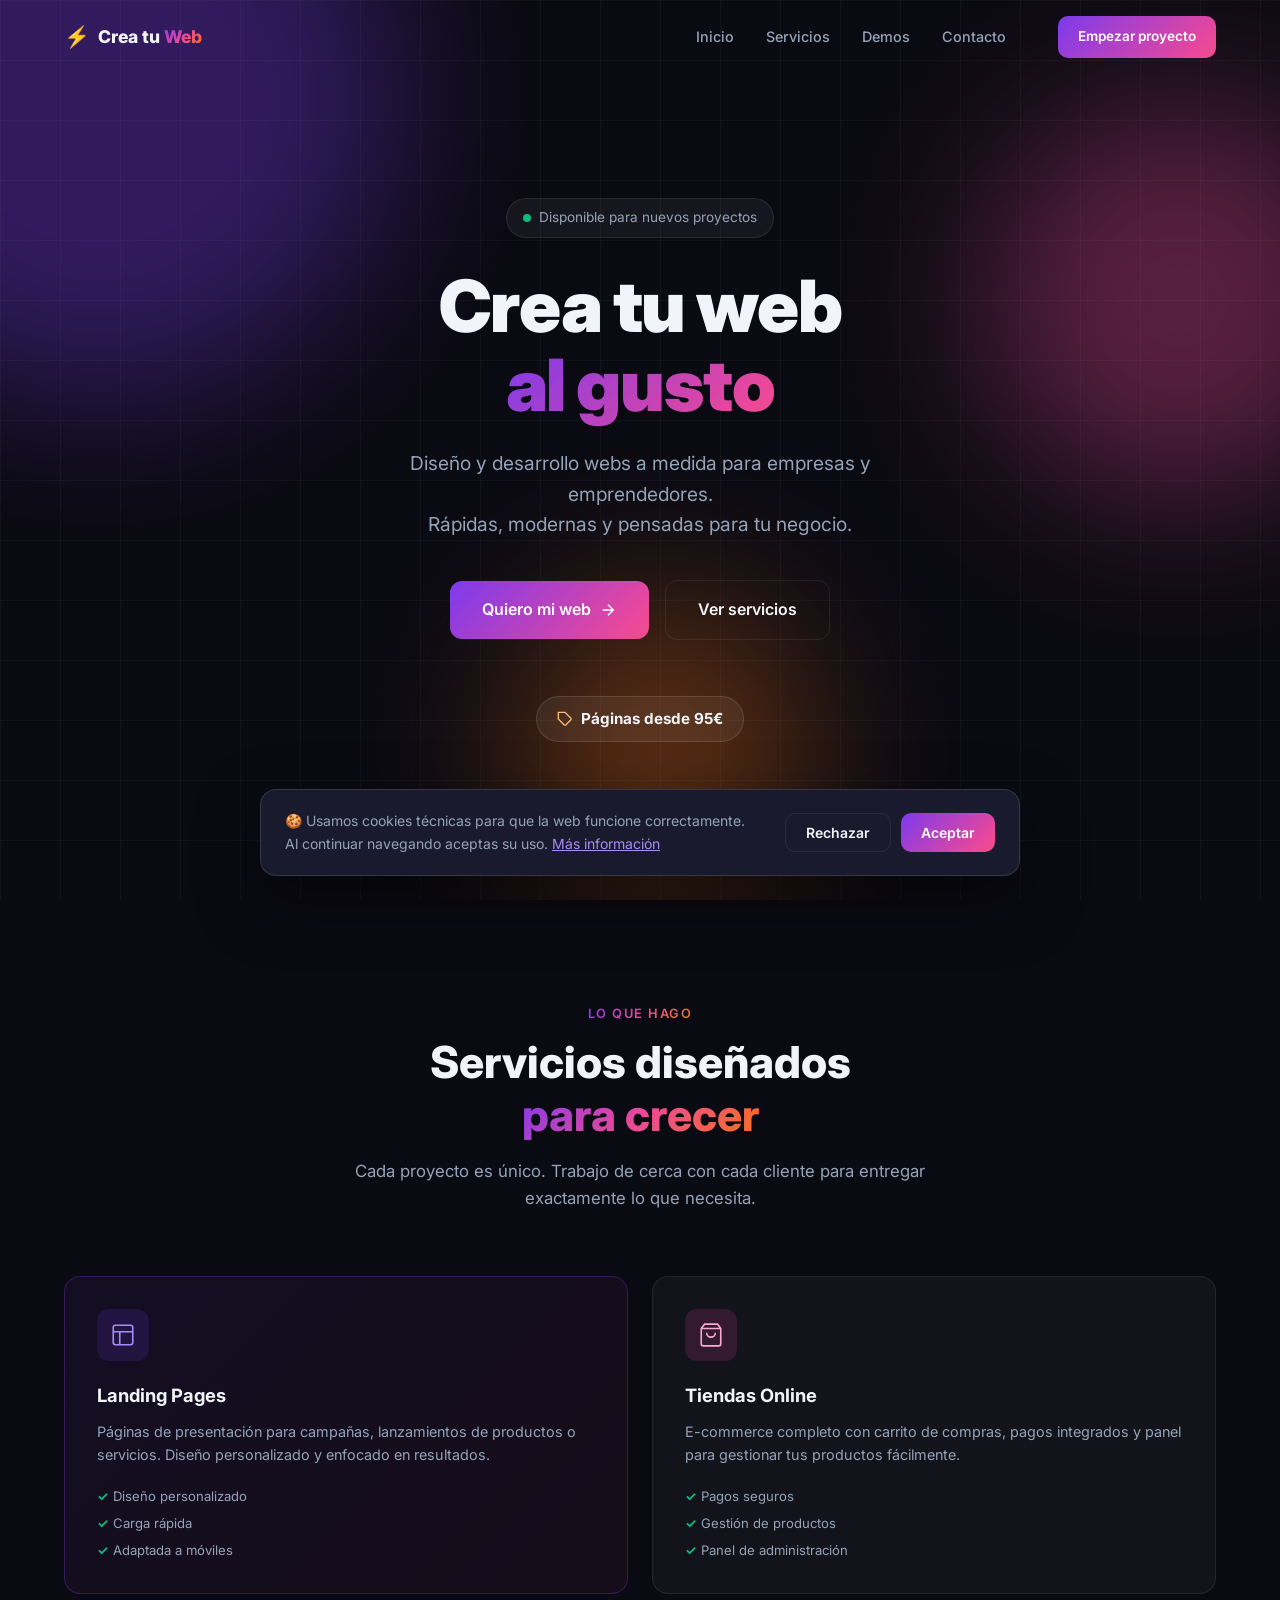
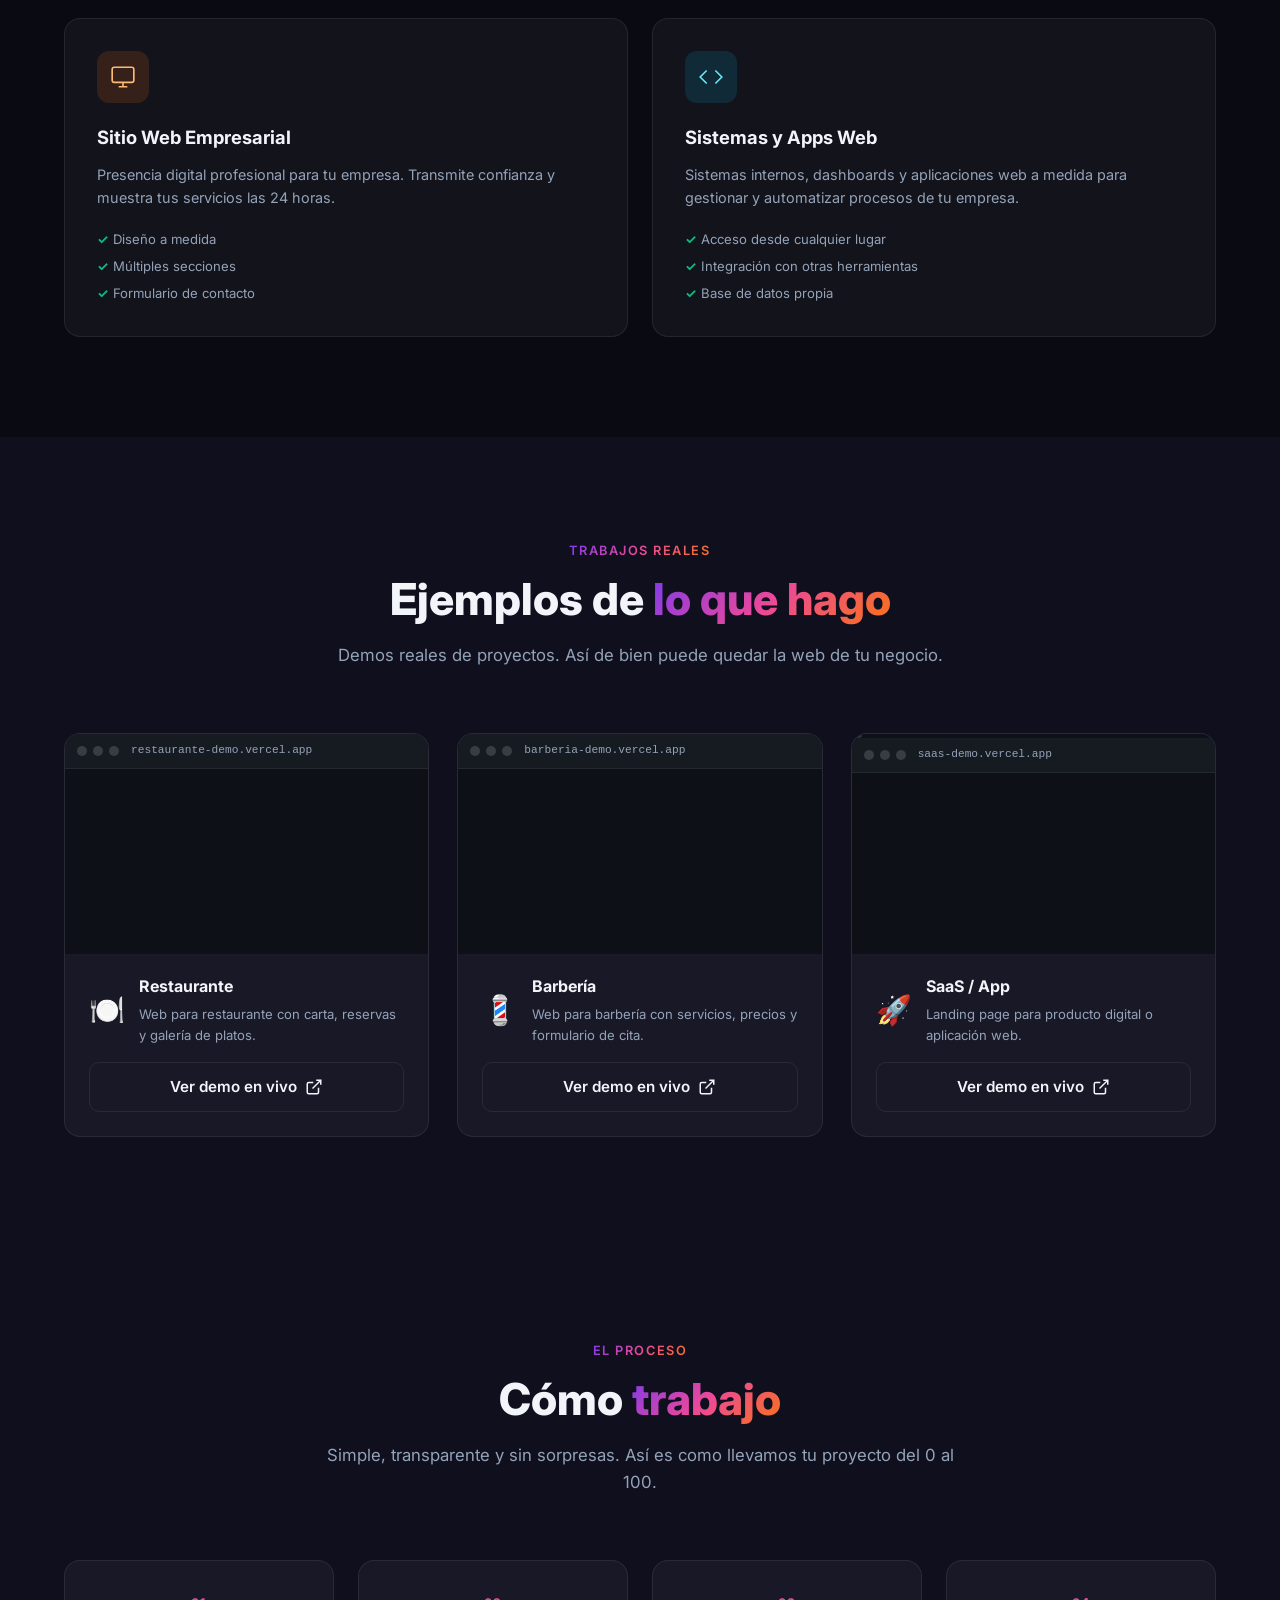
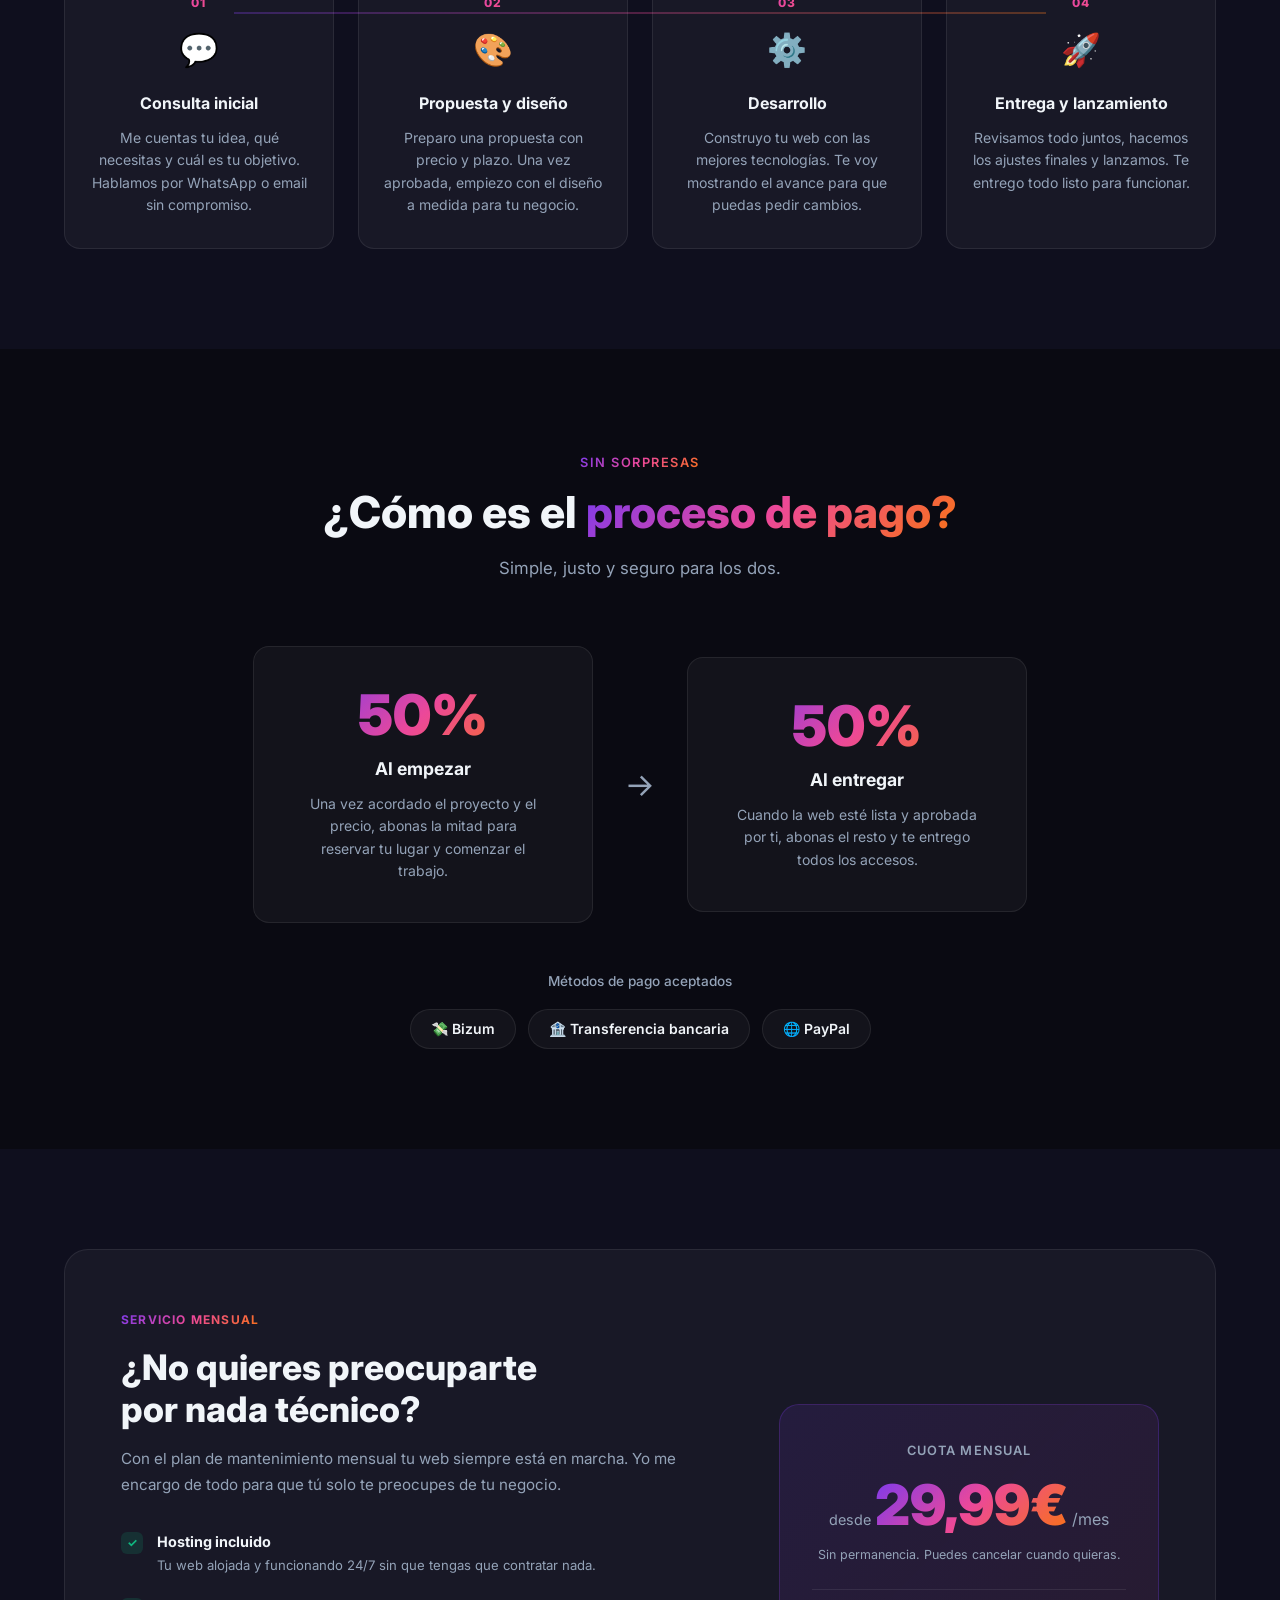
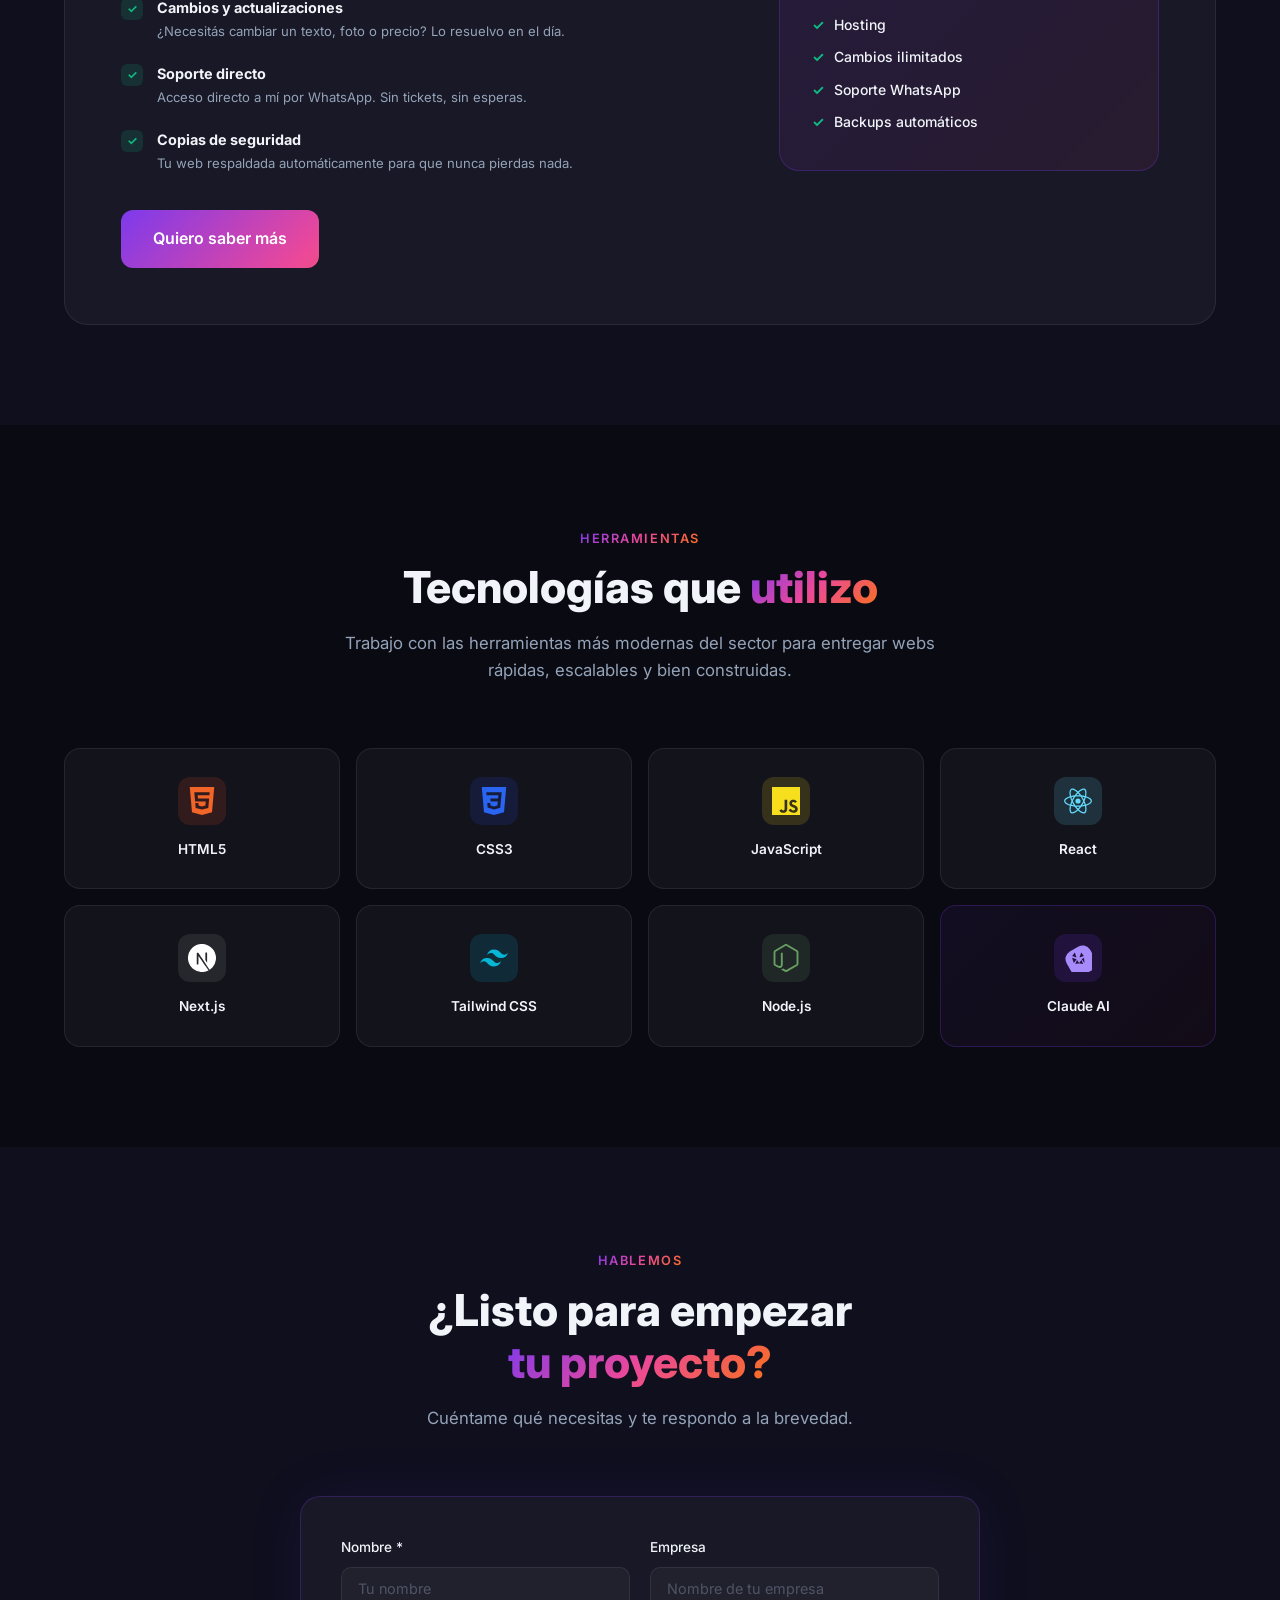
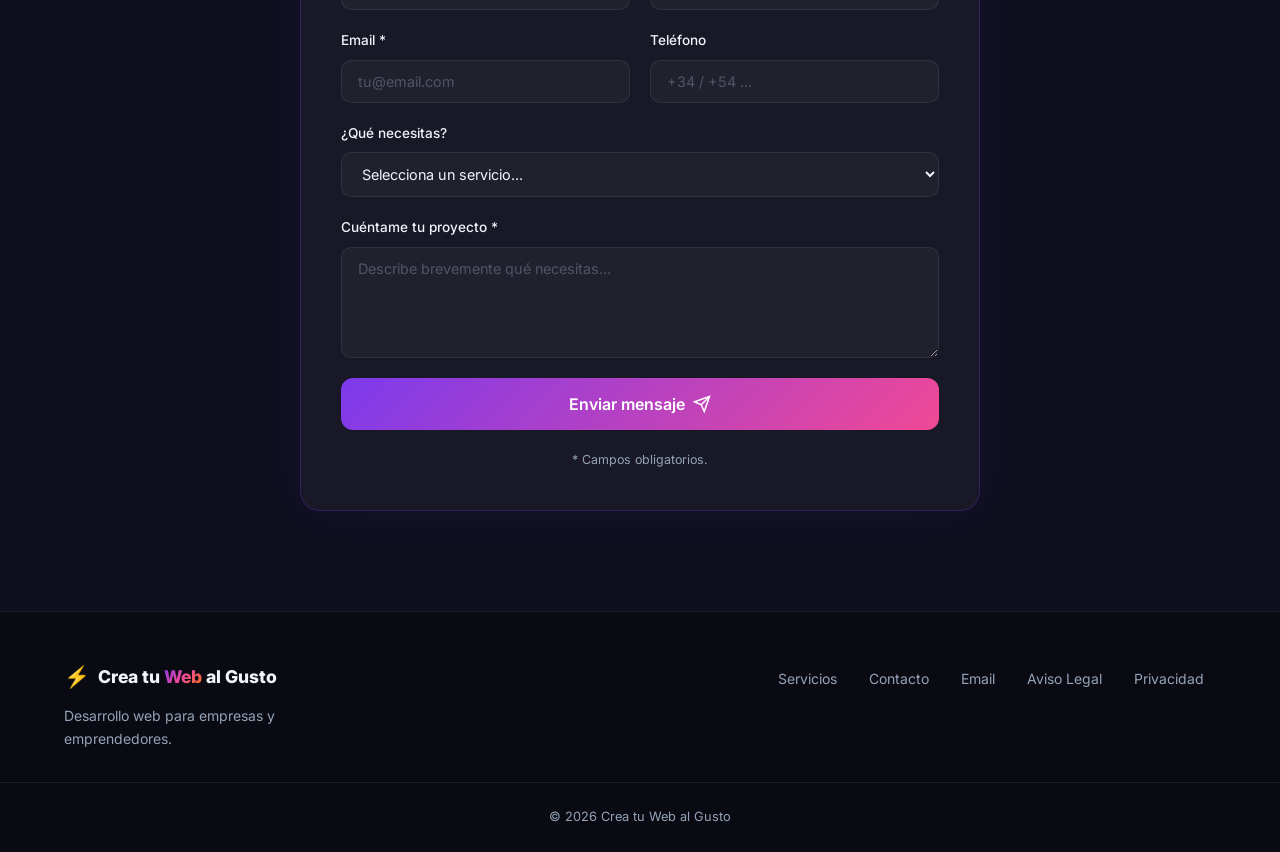
<file: index.html>
<!DOCTYPE html>
<html lang="es">
<head>
  <meta charset="UTF-8" />
  <meta name="viewport" content="width=device-width, initial-scale=1.0" />
  <title>Crea tu Web al Gusto | Páginas Web desde 95€</title>
  <meta name="description" content="Diseño y desarrollo web profesional desde 95€. Landing pages, tiendas online y webs para empresas. Rápido, a medida y con soporte incluido. ¡Pide tu presupuesto gratis!" />
  <link rel="icon" type="image/svg+xml" href="favicon.svg" />
  <link rel="preconnect" href="https://fonts.googleapis.com" />
  <link rel="preconnect" href="https://fonts.gstatic.com" crossorigin />
  <link href="https://fonts.googleapis.com/css2?family=Inter:wght@400;500;600;700;800;900&display=swap" rel="stylesheet" />
  <link rel="stylesheet" href="styles.css" />
</head>
<body>

  <!-- ====== NAVBAR ====== -->
  <nav class="navbar" id="navbar">
    <div class="nav-container">
      <a href="#inicio" class="logo">
        <span class="logo-icon">⚡</span>
        <span>Crea tu <span class="gradient-text">Web</span></span>
      </a>
      <ul class="nav-links" id="navLinks">
        <li><a href="#inicio">Inicio</a></li>
        <li><a href="#servicios">Servicios</a></li>
        <li><a href="#portfolio">Demos</a></li>
        <li><a href="#contacto">Contacto</a></li>
        <li class="nav-cta-mobile"><a href="#contacto" class="btn btn-primary">Empezar proyecto</a></li>
      </ul>
      <a href="#contacto" class="btn btn-primary nav-cta">Empezar proyecto</a>
      <button class="hamburger" id="hamburger" aria-label="Menú">
        <span></span><span></span><span></span>
      </button>
    </div>
  </nav>

  <!-- ====== HERO ====== -->
  <section class="hero" id="inicio">
    <div class="hero-bg">
      <div class="orb orb-1"></div>
      <div class="orb orb-2"></div>
      <div class="orb orb-3"></div>
      <div class="grid-overlay"></div>
    </div>
    <div class="container hero-content">
      <div class="hero-badge">
        <span class="badge-dot"></span>
        Disponible para nuevos proyectos
      </div>
      <h1 class="hero-title">
        Crea tu web<br />
        <span class="gradient-text animated-gradient">al gusto</span>
      </h1>
      <p class="hero-subtitle">
        Diseño y desarrollo webs a medida para empresas y emprendedores.<br />
        Rápidas, modernas y pensadas para tu negocio.
      </p>
      <div class="hero-actions">
        <a href="#contacto" class="btn btn-primary btn-lg">
          Quiero mi web
          <svg class="btn-icon" viewBox="0 0 24 24" fill="none" stroke="currentColor" stroke-width="2"><path d="M5 12h14M12 5l7 7-7 7"/></svg>
        </a>
        <a href="#servicios" class="btn btn-ghost btn-lg">Ver servicios</a>
      </div>
      <div class="hero-price">
        <span class="price-tag">
          <svg viewBox="0 0 24 24" fill="none" stroke="currentColor" stroke-width="2" width="16" height="16"><path d="M20.59 13.41l-7.17 7.17a2 2 0 01-2.83 0L2 12V2h10l8.59 8.59a2 2 0 010 2.82z"/><line x1="7" y1="7" x2="7.01" y2="7"/></svg>
          Páginas desde 95€
        </span>
      </div>
    </div>
    <div class="hero-scroll">
      <div class="scroll-indicator"></div>
    </div>
  </section>

  <!-- ====== SERVICIOS ====== -->
  <section class="section" id="servicios">
    <div class="container">
      <div class="section-header">
        <p class="section-tag">Lo que hago</p>
        <h2 class="section-title">Servicios diseñados<br /><span class="gradient-text">para crecer</span></h2>
        <p class="section-desc">Cada proyecto es único. Trabajo de cerca con cada cliente para entregar exactamente lo que necesita.</p>
      </div>

      <div class="services-grid">

        <div class="service-card featured">
          <div class="service-icon-wrap icon-purple">
            <svg viewBox="0 0 24 24" fill="none" stroke="currentColor" stroke-width="1.5"><rect x="3" y="3" width="18" height="18" rx="2"/><path d="M3 9h18M9 21V9"/></svg>
          </div>
          <h3>Landing Pages</h3>
          <p>Páginas de presentación para campañas, lanzamientos de productos o servicios. Diseño personalizado y enfocado en resultados.</p>
          <ul class="service-features">
            <li>Diseño personalizado</li>
            <li>Carga rápida</li>
            <li>Adaptada a móviles</li>
          </ul>
        </div>

        <div class="service-card">
          <div class="service-icon-wrap icon-pink">
            <svg viewBox="0 0 24 24" fill="none" stroke="currentColor" stroke-width="1.5"><path d="M6 2L3 6v14a2 2 0 002 2h14a2 2 0 002-2V6l-3-4z"/><line x1="3" y1="6" x2="21" y2="6"/><path d="M16 10a4 4 0 01-8 0"/></svg>
          </div>
          <h3>Tiendas Online</h3>
          <p>E-commerce completo con carrito de compras, pagos integrados y panel para gestionar tus productos fácilmente.</p>
          <ul class="service-features">
            <li>Pagos seguros</li>
            <li>Gestión de productos</li>
            <li>Panel de administración</li>
          </ul>
        </div>

        <div class="service-card">
          <div class="service-icon-wrap icon-orange">
            <svg viewBox="0 0 24 24" fill="none" stroke="currentColor" stroke-width="1.5"><rect x="2" y="3" width="20" height="14" rx="2"/><path d="M8 21h8M12 17v4"/></svg>
          </div>
          <h3>Sitio Web Empresarial</h3>
          <p>Presencia digital profesional para tu empresa. Transmite confianza y muestra tus servicios las 24 horas.</p>
          <ul class="service-features">
            <li>Diseño a medida</li>
            <li>Múltiples secciones</li>
            <li>Formulario de contacto</li>
          </ul>
        </div>

        <div class="service-card">
          <div class="service-icon-wrap icon-cyan">
            <svg viewBox="0 0 24 24" fill="none" stroke="currentColor" stroke-width="1.5"><polyline points="16 18 22 12 16 6"/><polyline points="8 6 2 12 8 18"/></svg>
          </div>
          <h3>Sistemas y Apps Web</h3>
          <p>Sistemas internos, dashboards y aplicaciones web a medida para gestionar y automatizar procesos de tu empresa.</p>
          <ul class="service-features">
            <li>Acceso desde cualquier lugar</li>
            <li>Integración con otras herramientas</li>
            <li>Base de datos propia</li>
          </ul>
        </div>

      </div>
    </div>
  </section>

  <!-- ====== PORTFOLIO ====== -->
  <section class="section section-alt" id="portfolio">
    <div class="container">
      <div class="section-header">
        <p class="section-tag">Trabajos reales</p>
        <h2 class="section-title">Ejemplos de <span class="gradient-text">lo que hago</span></h2>
        <p class="section-desc">Demos reales de proyectos. Así de bien puede quedar la web de tu negocio.</p>
      </div>
      <div class="portfolio-grid">

        <div class="portfolio-card">
          <div class="portfolio-preview">
            <div class="portfolio-browser">
              <div class="browser-bar">
                <span class="browser-dot"></span>
                <span class="browser-dot"></span>
                <span class="browser-dot"></span>
                <span class="browser-url">restaurante-demo.vercel.app</span>
              </div>
              <iframe src="https://restaurante-demo-eta.vercel.app" loading="lazy" title="Demo Restaurante"></iframe>
            </div>
          </div>
          <div class="portfolio-info">
            <div class="portfolio-emoji">🍽️</div>
            <div>
              <h3>Restaurante</h3>
              <p>Web para restaurante con carta, reservas y galería de platos.</p>
            </div>
          </div>
          <a href="https://restaurante-demo-eta.vercel.app" target="_blank" class="btn btn-ghost portfolio-btn">
            Ver demo en vivo
            <svg class="btn-icon" viewBox="0 0 24 24" fill="none" stroke="currentColor" stroke-width="2"><path d="M18 13v6a2 2 0 01-2 2H5a2 2 0 01-2-2V8a2 2 0 012-2h6"/><polyline points="15 3 21 3 21 9"/><line x1="10" y1="14" x2="21" y2="3"/></svg>
          </a>
        </div>

        <div class="portfolio-card">
          <div class="portfolio-preview">
            <div class="portfolio-browser">
              <div class="browser-bar">
                <span class="browser-dot"></span>
                <span class="browser-dot"></span>
                <span class="browser-dot"></span>
                <span class="browser-url">barberia-demo.vercel.app</span>
              </div>
              <iframe src="https://barberia-demo-eight.vercel.app" loading="lazy" title="Demo Barbería"></iframe>
            </div>
          </div>
          <div class="portfolio-info">
            <div class="portfolio-emoji">💈</div>
            <div>
              <h3>Barbería</h3>
              <p>Web para barbería con servicios, precios y formulario de cita.</p>
            </div>
          </div>
          <a href="https://barberia-demo-eight.vercel.app" target="_blank" class="btn btn-ghost portfolio-btn">
            Ver demo en vivo
            <svg class="btn-icon" viewBox="0 0 24 24" fill="none" stroke="currentColor" stroke-width="2"><path d="M18 13v6a2 2 0 01-2 2H5a2 2 0 01-2-2V8a2 2 0 012-2h6"/><polyline points="15 3 21 3 21 9"/><line x1="10" y1="14" x2="21" y2="3"/></svg>
          </a>
        </div>

        <div class="portfolio-card">
          <div class="portfolio-preview">
            <div class="portfolio-browser">
              <div class="browser-dot"></div>
              <div class="browser-bar">
                <span class="browser-dot"></span>
                <span class="browser-dot"></span>
                <span class="browser-dot"></span>
                <span class="browser-url">saas-demo.vercel.app</span>
              </div>
              <iframe src="https://saas-demo-chi-orcin.vercel.app" loading="lazy" title="Demo SaaS"></iframe>
            </div>
          </div>
          <div class="portfolio-info">
            <div class="portfolio-emoji">🚀</div>
            <div>
              <h3>SaaS / App</h3>
              <p>Landing page para producto digital o aplicación web.</p>
            </div>
          </div>
          <a href="https://saas-demo-chi-orcin.vercel.app" target="_blank" class="btn btn-ghost portfolio-btn">
            Ver demo en vivo
            <svg class="btn-icon" viewBox="0 0 24 24" fill="none" stroke="currentColor" stroke-width="2"><path d="M18 13v6a2 2 0 01-2 2H5a2 2 0 01-2-2V8a2 2 0 012-2h6"/><polyline points="15 3 21 3 21 9"/><line x1="10" y1="14" x2="21" y2="3"/></svg>
          </a>
        </div>

      </div>
    </div>
  </section>

  <!-- ====== CÓMO TRABAJO ====== -->
  <section class="section section-alt" id="como-trabajo">
    <div class="container">
      <div class="section-header">
        <p class="section-tag">El proceso</p>
        <h2 class="section-title">Cómo <span class="gradient-text">trabajo</span></h2>
        <p class="section-desc">Simple, transparente y sin sorpresas. Así es como llevamos tu proyecto del 0 al 100.</p>
      </div>
      <div class="steps-grid">

        <div class="step-card">
          <div class="step-number">01</div>
          <div class="step-icon">💬</div>
          <h3>Consulta inicial</h3>
          <p>Me cuentas tu idea, qué necesitas y cuál es tu objetivo. Hablamos por WhatsApp o email sin compromiso.</p>
        </div>

        <div class="step-card">
          <div class="step-number">02</div>
          <div class="step-icon">🎨</div>
          <h3>Propuesta y diseño</h3>
          <p>Preparo una propuesta con precio y plazo. Una vez aprobada, empiezo con el diseño a medida para tu negocio.</p>
        </div>

        <div class="step-card">
          <div class="step-number">03</div>
          <div class="step-icon">⚙️</div>
          <h3>Desarrollo</h3>
          <p>Construyo tu web con las mejores tecnologías. Te voy mostrando el avance para que puedas pedir cambios.</p>
        </div>

        <div class="step-card">
          <div class="step-number">04</div>
          <div class="step-icon">🚀</div>
          <h3>Entrega y lanzamiento</h3>
          <p>Revisamos todo juntos, hacemos los ajustes finales y lanzamos. Te entrego todo listo para funcionar.</p>
        </div>

      </div>
    </div>
  </section>

  <!-- ====== CONTRATACIÓN ====== -->
  <section class="section" id="contratacion">
    <div class="container">
      <div class="section-header">
        <p class="section-tag">Sin sorpresas</p>
        <h2 class="section-title">¿Cómo es el <span class="gradient-text">proceso de pago?</span></h2>
        <p class="section-desc">Simple, justo y seguro para los dos.</p>
      </div>

      <div class="payment-grid">

        <div class="payment-step">
          <div class="payment-number gradient-text">50%</div>
          <h3>Al empezar</h3>
          <p>Una vez acordado el proyecto y el precio, abonas la mitad para reservar tu lugar y comenzar el trabajo.</p>
        </div>

        <div class="payment-arrow">→</div>

        <div class="payment-step">
          <div class="payment-number gradient-text">50%</div>
          <h3>Al entregar</h3>
          <p>Cuando la web esté lista y aprobada por ti, abonas el resto y te entrego todos los accesos.</p>
        </div>

      </div>

      <div class="payment-methods">
        <p class="payment-methods-title">Métodos de pago aceptados</p>
        <div class="payment-badges">
          <span class="pay-badge">💸 Bizum</span>
          <span class="pay-badge">🏦 Transferencia bancaria</span>
          <span class="pay-badge">🌐 PayPal</span>
        </div>
      </div>

    </div>
  </section>

  <!-- ====== MANTENIMIENTO ====== -->
  <section class="section section-alt" id="mantenimiento">
    <div class="container">
      <div class="mant-card">
        <div class="mant-left">
          <span class="mant-tag">Servicio mensual</span>
          <h2 class="mant-title">¿No quieres preocuparte<br />por nada técnico?</h2>
          <p class="mant-desc">Con el plan de mantenimiento mensual tu web siempre está en marcha. Yo me encargo de todo para que tú solo te preocupes de tu negocio.</p>
          <ul class="mant-list">
            <li>
              <span class="mant-check">✓</span>
              <div>
                <strong>Hosting incluido</strong>
                <p>Tu web alojada y funcionando 24/7 sin que tengas que contratar nada.</p>
              </div>
            </li>
            <li>
              <span class="mant-check">✓</span>
              <div>
                <strong>Cambios y actualizaciones</strong>
                <p>¿Necesitás cambiar un texto, foto o precio? Lo resuelvo en el día.</p>
              </div>
            </li>
            <li>
              <span class="mant-check">✓</span>
              <div>
                <strong>Soporte directo</strong>
                <p>Acceso directo a mí por WhatsApp. Sin tickets, sin esperas.</p>
              </div>
            </li>
            <li>
              <span class="mant-check">✓</span>
              <div>
                <strong>Copias de seguridad</strong>
                <p>Tu web respaldada automáticamente para que nunca pierdas nada.</p>
              </div>
            </li>
          </ul>
          <a href="#contacto" class="btn btn-primary btn-lg">Quiero saber más</a>
        </div>
        <div class="mant-right">
          <div class="mant-price-card">
            <p class="mant-price-label">Cuota mensual</p>
            <div class="mant-price">
              <span class="mant-price-from">desde</span>
              <span class="mant-price-num gradient-text">29,99€</span>
              <span class="mant-price-period">/mes</span>
            </div>
            <p class="mant-price-note">Sin permanencia. Puedes cancelar cuando quieras.</p>
            <div class="mant-divider"></div>
            <ul class="mant-included">
              <li><span>✓</span> Hosting</li>
              <li><span>✓</span> Cambios ilimitados</li>
              <li><span>✓</span> Soporte WhatsApp</li>
              <li><span>✓</span> Backups automáticos</li>
            </ul>
          </div>
        </div>
      </div>
    </div>
  </section>

  <!-- ====== TECNOLOGÍAS ====== -->
  <section class="section" id="tecnologias">
    <div class="container">
      <div class="section-header">
        <p class="section-tag">Herramientas</p>
        <h2 class="section-title">Tecnologías que <span class="gradient-text">utilizo</span></h2>
        <p class="section-desc">Trabajo con las herramientas más modernas del sector para entregar webs rápidas, escalables y bien construidas.</p>
      </div>
      <div class="tech-grid">

        <div class="tech-card">
          <div class="tech-logo tech-html">
            <svg viewBox="0 0 24 24" fill="currentColor"><path d="M1.5 0h21l-1.91 21.563L11.977 24l-8.564-2.438L1.5 0zm7.031 9.75l-.232-2.718 10.059.003.23-2.622L5.412 4.41l.698 8.01h9.126l-.326 3.426-2.91.804-2.955-.81-.188-2.11H6.248l.33 4.171L12 19.351l5.379-1.443.744-8.157H8.531z"/></svg>
          </div>
          <span>HTML5</span>
        </div>

        <div class="tech-card">
          <div class="tech-logo tech-css">
            <svg viewBox="0 0 24 24" fill="currentColor"><path d="M1.5 0h21l-1.91 21.563L11.977 24l-8.565-2.438L1.5 0zm17.09 4.413L5.41 4.41l.213 2.622 10.125.002-.255 2.716h-6.64l.24 2.573h6.182l-.366 3.523-2.91.804-2.956-.81-.188-2.11h-2.61l.29 3.855L12 19.288l5.373-1.53L18.59 4.414z"/></svg>
          </div>
          <span>CSS3</span>
        </div>

        <div class="tech-card">
          <div class="tech-logo tech-js">
            <svg viewBox="0 0 24 24" fill="currentColor"><path d="M0 0h24v24H0V0zm22.034 18.276c-.175-1.095-.888-2.015-3.003-2.873-.736-.345-1.554-.585-1.797-1.14-.091-.33-.105-.51-.046-.705.15-.646.915-.84 1.515-.66.39.12.75.42.976.9 1.034-.676 1.034-.676 1.755-1.125-.27-.42-.404-.601-.586-.78-.63-.705-1.469-1.065-2.834-1.034l-.705.089c-.676.165-1.32.525-1.71 1.005-1.14 1.291-.811 3.541.569 4.471 1.365 1.02 3.361 1.244 3.616 2.205.24 1.17-.87 1.545-1.966 1.41-.811-.18-1.26-.586-1.755-1.336l-1.83 1.051c.21.48.45.689.81 1.109 1.74 1.756 6.09 1.666 6.871-1.004.029-.09.24-.705.074-1.65l.046.067zm-8.983-7.245h-2.248c0 1.938-.009 3.864-.009 5.805 0 1.232.063 2.363-.138 2.711-.33.689-1.18.601-1.566.48-.396-.196-.597-.466-.83-.855-.063-.105-.11-.196-.127-.196l-1.825 1.125c.305.63.75 1.172 1.324 1.517.855.51 2.004.675 3.207.405.783-.226 1.458-.691 1.811-1.411.51-.93.402-2.07.397-3.346.012-2.054 0-4.109 0-6.179l.004-.056z"/></svg>
          </div>
          <span>JavaScript</span>
        </div>

        <div class="tech-card">
          <div class="tech-logo tech-react">
            <svg viewBox="0 0 24 24" fill="currentColor"><path d="M14.23 12.004a2.236 2.236 0 0 1-2.235 2.236 2.236 2.236 0 0 1-2.236-2.236 2.236 2.236 0 0 1 2.235-2.236 2.236 2.236 0 0 1 2.236 2.236zm2.648-10.69c-1.346 0-3.107.96-4.888 2.622-1.78-1.653-3.542-2.602-4.887-2.602-.41 0-.783.093-1.106.278-1.375.793-1.683 3.264-.973 6.365C1.98 8.917 0 10.42 0 12.004c0 1.59 1.99 3.097 5.043 4.03-.704 3.113-.39 5.588.988 6.38.32.187.69.275 1.102.275 1.345 0 3.107-.96 4.888-2.624 1.78 1.654 3.542 2.603 4.887 2.603.41 0 .783-.09 1.106-.275 1.374-.792 1.683-3.263.973-6.365C22.02 15.096 24 13.59 24 12.004c0-1.59-1.99-3.097-5.043-4.032.704-3.11.39-5.587-.988-6.38-.318-.184-.688-.277-1.092-.278zm-.005 1.09v.006c.225 0 .406.044.558.127.666.382.955 1.835.73 3.704-.054.46-.142.945-.25 1.44-.96-.236-2.006-.417-3.107-.534-.66-.905-1.345-1.727-2.035-2.447 1.592-1.48 3.087-2.292 4.105-2.295zm-9.77.02c1.012 0 2.514.808 4.11 2.28-.686.72-1.37 1.537-2.02 2.442-1.107.117-2.154.298-3.113.538-.112-.49-.195-.964-.254-1.42-.23-1.868.054-3.32.714-3.707.19-.09.4-.127.563-.132zm4.882 3.05c.455.468.91.992 1.36 1.564-.44-.02-.89-.034-1.36-.034-.47 0-.92.015-1.36.034.45-.572.905-1.096 1.36-1.564zM12 8.1c.74 0 1.477.034 2.202.093.406.582.802 1.203 1.183 1.86.372.64.71 1.29 1.018 1.946-.308.655-.646 1.31-1.013 1.95-.38.66-.773 1.286-1.18 1.87-.728.063-1.466.098-2.21.098-.74 0-1.477-.035-2.202-.093-.406-.582-.802-1.204-1.183-1.86-.372-.64-.71-1.29-1.018-1.946.303-.657.646-1.313 1.013-1.954.38-.66.773-1.286 1.18-1.87.728-.063 1.466-.098 2.21-.098zm-3.635.254c-.24.377-.48.763-.704 1.16-.225.39-.435.782-.635 1.174-.265-.656-.49-1.31-.676-1.947.64-.15 1.315-.283 2.015-.386zm7.26 0c.695.103 1.365.23 2.006.387-.18.632-.405 1.282-.66 1.933-.2-.39-.41-.783-.64-1.174-.225-.392-.465-.774-.705-1.146zm3.063.675c.484.15.944.317 1.375.498 1.732.74 2.852 1.708 2.852 2.476-.005.768-1.125 1.74-2.857 2.475-.42.18-.88.342-1.355.493-.28-.958-.646-1.956-1.1-2.98.45-1.017.81-2.01 1.085-2.964zm-13.395.004c.278.96.645 1.957 1.1 2.98-.45 1.017-.812 2.01-1.086 2.964-.484-.15-.944-.318-1.37-.5-1.732-.737-2.852-1.706-2.852-2.474 0-.768 1.12-1.742 2.852-2.476.42-.18.88-.342 1.356-.494zm11.678 4.28c.265.657.49 1.312.676 1.948-.64.150-1.315.283-2.015.386.24-.375.48-.762.705-1.158.225-.39.435-.782.634-1.176zm-9.945.02c.2.392.41.783.64 1.175.23.39.465.772.705 1.143-.695-.102-1.365-.23-2.006-.386.18-.63.406-1.282.66-1.933zM17.92 16.32c.112.493.2.968.254 1.423.23 1.868-.054 3.32-.714 3.708-.147.09-.338.128-.563.128-1.012 0-2.514-.807-4.11-2.28.686-.72 1.37-1.536 2.02-2.44 1.107-.118 2.154-.3 3.113-.54zm-11.83.01c.96.234 2.006.415 3.107.532.66.905 1.345 1.727 2.035 2.446-1.595 1.483-3.092 2.295-4.11 2.295-.22-.005-.406-.05-.553-.132-.666-.38-.955-1.834-.73-3.703.054-.46.142-.944.25-1.438zm4.56.64c.44.02.89.034 1.36.034.47 0 .92-.015 1.36-.034-.45.572-.905 1.096-1.36 1.564-.455-.468-.91-.992-1.36-1.564z"/></svg>
          </div>
          <span>React</span>
        </div>

        <div class="tech-card">
          <div class="tech-logo tech-next">
            <svg viewBox="0 0 24 24" fill="currentColor"><path d="M11.572 0c-.176 0-.31.001-.358.007a19.76 19.76 0 0 1-.364.033C7.443.346 4.25 2.185 2.228 5.012a11.875 11.875 0 0 0-2.119 5.243c-.096.659-.108.854-.108 1.747s.012 1.089.108 1.748c.652 4.506 3.86 8.292 8.209 9.695.779.25 1.6.422 2.534.525.363.04 1.935.04 2.299 0 1.611-.178 2.977-.577 4.323-1.264.207-.106.247-.134.219-.158-.02-.013-.9-1.193-1.955-2.62l-1.919-2.592-2.404-3.558a338.739 338.739 0 0 0-2.422-3.556c-.009-.002-.018 1.579-.023 3.51-.007 3.38-.01 3.515-.052 3.595a.426.426 0 0 1-.206.214c-.075.037-.14.044-.495.044H7.81l-.108-.068a.438.438 0 0 1-.157-.171l-.05-.106.006-4.703.007-4.705.072-.092a.645.645 0 0 1 .174-.143c.096-.047.134-.051.54-.051.478 0 .558.018.682.154.035.038 1.337 1.999 2.895 4.361a10760.433 10760.433 0 0 0 4.735 7.17l1.9 2.879.096-.063a12.317 12.317 0 0 0 2.466-2.163 11.944 11.944 0 0 0 2.824-6.134c.096-.66.108-.854.108-1.748 0-.893-.012-1.088-.108-1.747-.652-4.506-3.859-8.292-8.208-9.695a12.597 12.597 0 0 0-2.499-.523A33.119 33.119 0 0 0 11.573 0zm4.069 7.217c.347 0 .408.005.486.047a.473.473 0 0 1 .237.277c.018.06.023 1.365.018 4.304l-.006 4.218-.744-1.14-.746-1.14v-3.066c0-1.982.01-3.097.023-3.15a.478.478 0 0 1 .233-.296c.096-.05.13-.054.499-.054z"/></svg>
          </div>
          <span>Next.js</span>
        </div>

        <div class="tech-card">
          <div class="tech-logo tech-tailwind">
            <svg viewBox="0 0 24 24" fill="currentColor"><path d="M12.001 4.8c-3.2 0-5.2 1.6-6 4.8 1.2-1.6 2.6-2.2 4.2-1.8.913.228 1.565.89 2.288 1.624C13.666 10.618 15.027 12 18.001 12c3.2 0 5.2-1.6 6-4.8-1.2 1.6-2.6 2.2-4.2 1.8-.913-.228-1.565-.89-2.288-1.624C16.337 6.182 14.976 4.8 12.001 4.8zm-6 7.2c-3.2 0-5.2 1.6-6 4.8 1.2-1.6 2.6-2.2 4.2-1.8.913.228 1.565.89 2.288 1.624 1.177 1.194 2.538 2.576 5.512 2.576 3.2 0 5.2-1.6 6-4.8-1.2 1.6-2.6 2.2-4.2 1.8-.913-.228-1.565-.89-2.288-1.624C10.337 13.382 8.976 12 6.001 12z"/></svg>
          </div>
          <span>Tailwind CSS</span>
        </div>

        <div class="tech-card">
          <div class="tech-logo tech-node">
            <svg viewBox="0 0 24 24" fill="currentColor"><path d="M11.998,24c-0.321,0-0.641-0.084-0.922-0.247l-2.936-1.737c-0.438-0.245-0.224-0.332-0.08-0.383 c0.585-0.203,0.703-0.25,1.328-0.604c0.065-0.037,0.151-0.023,0.218,0.017l2.256,1.339c0.082,0.045,0.197,0.045,0.272,0l8.795-5.076 c0.082-0.047,0.134-0.141,0.134-0.238V6.921c0-0.099-0.053-0.192-0.137-0.242l-8.791-5.072c-0.081-0.047-0.189-0.047-0.271,0 L3.075,6.68C2.99,6.729,2.936,6.825,2.936,6.921v10.15c0,0.097,0.054,0.189,0.139,0.235l2.409,1.392 c1.307,0.654,2.108-0.116,2.108-0.890V7.787c0-0.142,0.114-0.253,0.256-0.253h1.115c0.139,0,0.255,0.112,0.255,0.253v10.021 c0,1.745-0.95,2.745-2.604,2.745c-0.508,0-0.909,0-2.026-0.551L2.28,18.675c-0.57-0.329-0.922-0.945-0.922-1.604V6.921 c0-0.659,0.353-1.275,0.922-1.603l8.795-5.082c0.557-0.315,1.296-0.315,1.848,0l8.794,5.082 c0.57,0.329,0.924,0.944,0.924,1.603v10.15c0,0.659-0.354,1.275-0.924,1.604l-8.794,5.078C12.643,23.916,12.324,24,11.998,24z"/></svg>
          </div>
          <span>Node.js</span>
        </div>

        <div class="tech-card tech-card-claude">
          <div class="tech-logo tech-claude">
            <svg viewBox="0 0 24 24" fill="currentColor"><path d="M17.304 1.303a8.327 8.327 0 0 0-5.227 1.142L4.974 6.509a8.327 8.327 0 0 0-3.668 5.09l-.008.044a8.327 8.327 0 0 0 1.141 5.228l4.064 7.102a8.327 8.327 0 0 0 5.09 3.668l.044.008a8.327 8.327 0 0 0 5.228-1.141l7.102-4.064a8.327 8.327 0 0 0 3.668-5.09l.008-.044a8.327 8.327 0 0 0-1.141-5.228L22.438 5a8.327 8.327 0 0 0-5.09-3.668l-.044-.008zM9.3 7.2l1.4 4.3-3.7-1.2zm5.4 0 2.3 3.1-3.7 1.2zm-7.8 4.6 3.9 1.3-2.4 3.2zm10.2 0 .5 4.5-2.4-3.2zm-6 2 2.1 2.8-3.5.5zm3.9 0 1.4 3.3-3.5-.5z"/></svg>
          </div>
          <span>Claude AI</span>
        </div>

      </div>
    </div>
  </section>

  <!-- ====== CONTACTO ====== -->
  <section class="section section-alt" id="contacto">
    <div class="container">
      <div class="section-header">
        <p class="section-tag">Hablemos</p>
        <h2 class="section-title">¿Listo para empezar<br /><span class="gradient-text">tu proyecto?</span></h2>
        <p class="section-desc">Cuéntame qué necesitas y te respondo a la brevedad.</p>
      </div>

      <div class="contact-wrapper">

        <!-- Para recibir los mensajes: entra en formspree.io, crea una cuenta gratis,
             crea un formulario con tu email y reemplaza TUCODIGO por el ID que te dan -->
        <div class="contact-form-box">
        <form class="contact-form" id="contactForm"
              action="https://formspree.io/f/xdajewaw"
              method="POST" novalidate>
          <div class="form-row">
            <div class="form-group">
              <label for="nombre">Nombre *</label>
              <input type="text" id="nombre" name="nombre" placeholder="Tu nombre" required />
            </div>
            <div class="form-group">
              <label for="empresa">Empresa</label>
              <input type="text" id="empresa" name="empresa" placeholder="Nombre de tu empresa" />
            </div>
          </div>
          <div class="form-row">
            <div class="form-group">
              <label for="email">Email *</label>
              <input type="email" id="email" name="email" placeholder="tu@email.com" required />
            </div>
            <div class="form-group">
              <label for="telefono">Teléfono</label>
              <input type="tel" id="telefono" name="telefono" placeholder="+34 / +54 ..." />
            </div>
          </div>
          <div class="form-group">
            <label for="servicio">¿Qué necesitas?</label>
            <select id="servicio" name="servicio">
              <option value="">Selecciona un servicio...</option>
              <option value="landing">Landing Page</option>
              <option value="tienda">Tienda Online</option>
              <option value="empresa">Sitio Web Empresarial</option>
              <option value="sistema">Sistema / App Web</option>
              <option value="otro">No sé aún</option>
            </select>
          </div>
          <div class="form-group">
            <label for="mensaje">Cuéntame tu proyecto *</label>
            <textarea id="mensaje" name="mensaje" rows="5" placeholder="Describe brevemente qué necesitas..." required></textarea>
          </div>
          <button type="submit" class="btn btn-primary btn-lg btn-full" id="submitBtn">
            <span class="btn-text">Enviar mensaje</span>
            <svg class="btn-icon" viewBox="0 0 24 24" fill="none" stroke="currentColor" stroke-width="2"><line x1="22" y1="2" x2="11" y2="13"/><polygon points="22 2 15 22 11 13 2 9 22 2"/></svg>
          </button>
          <p class="form-note">* Campos obligatorios.</p>
          <div class="form-success" id="formSuccess">
            <div class="success-icon">✅</div>
            <strong>¡Mensaje enviado!</strong>
            <p>Gracias por contactarte. Te respondo a la brevedad.</p>
          </div>
        </form>
        </div>
      </div>
    </div>
  </section>

  <!-- ====== FOOTER ====== -->
  <footer class="footer">
    <div class="container footer-content">
      <div class="footer-brand">
        <a href="#inicio" class="logo">
          <span class="logo-icon">⚡</span>
          <span>Crea tu <span class="gradient-text">Web</span> al Gusto</span>
        </a>
        <p>Desarrollo web para empresas y emprendedores.</p>
      </div>
      <div class="footer-links">
        <a href="#servicios">Servicios</a>
        <a href="#contacto">Contacto</a>
        <a href="mailto:creamostuwebalgusto@gmail.com">Email</a>
        <a href="legal.html">Aviso Legal</a>
        <a href="privacidad.html">Privacidad</a>
      </div>
    </div>
    <div class="footer-bottom">
      <p>© 2026 Crea tu Web al Gusto</p>
    </div>
  </footer>

  <!-- ====== BANNER COOKIES ====== -->
  <div class="cookie-banner" id="cookieBanner">
    <div class="cookie-content">
      <p>🍪 Usamos cookies técnicas para que la web funcione correctamente. Al continuar navegando aceptas su uso. <a href="privacidad.html">Más información</a></p>
      <div class="cookie-actions">
        <button class="btn btn-ghost" id="cookieReject">Rechazar</button>
        <button class="btn btn-primary" id="cookieAccept">Aceptar</button>
      </div>
    </div>
  </div>

  <script src="script.js"></script>
</body>
</html>
</file>
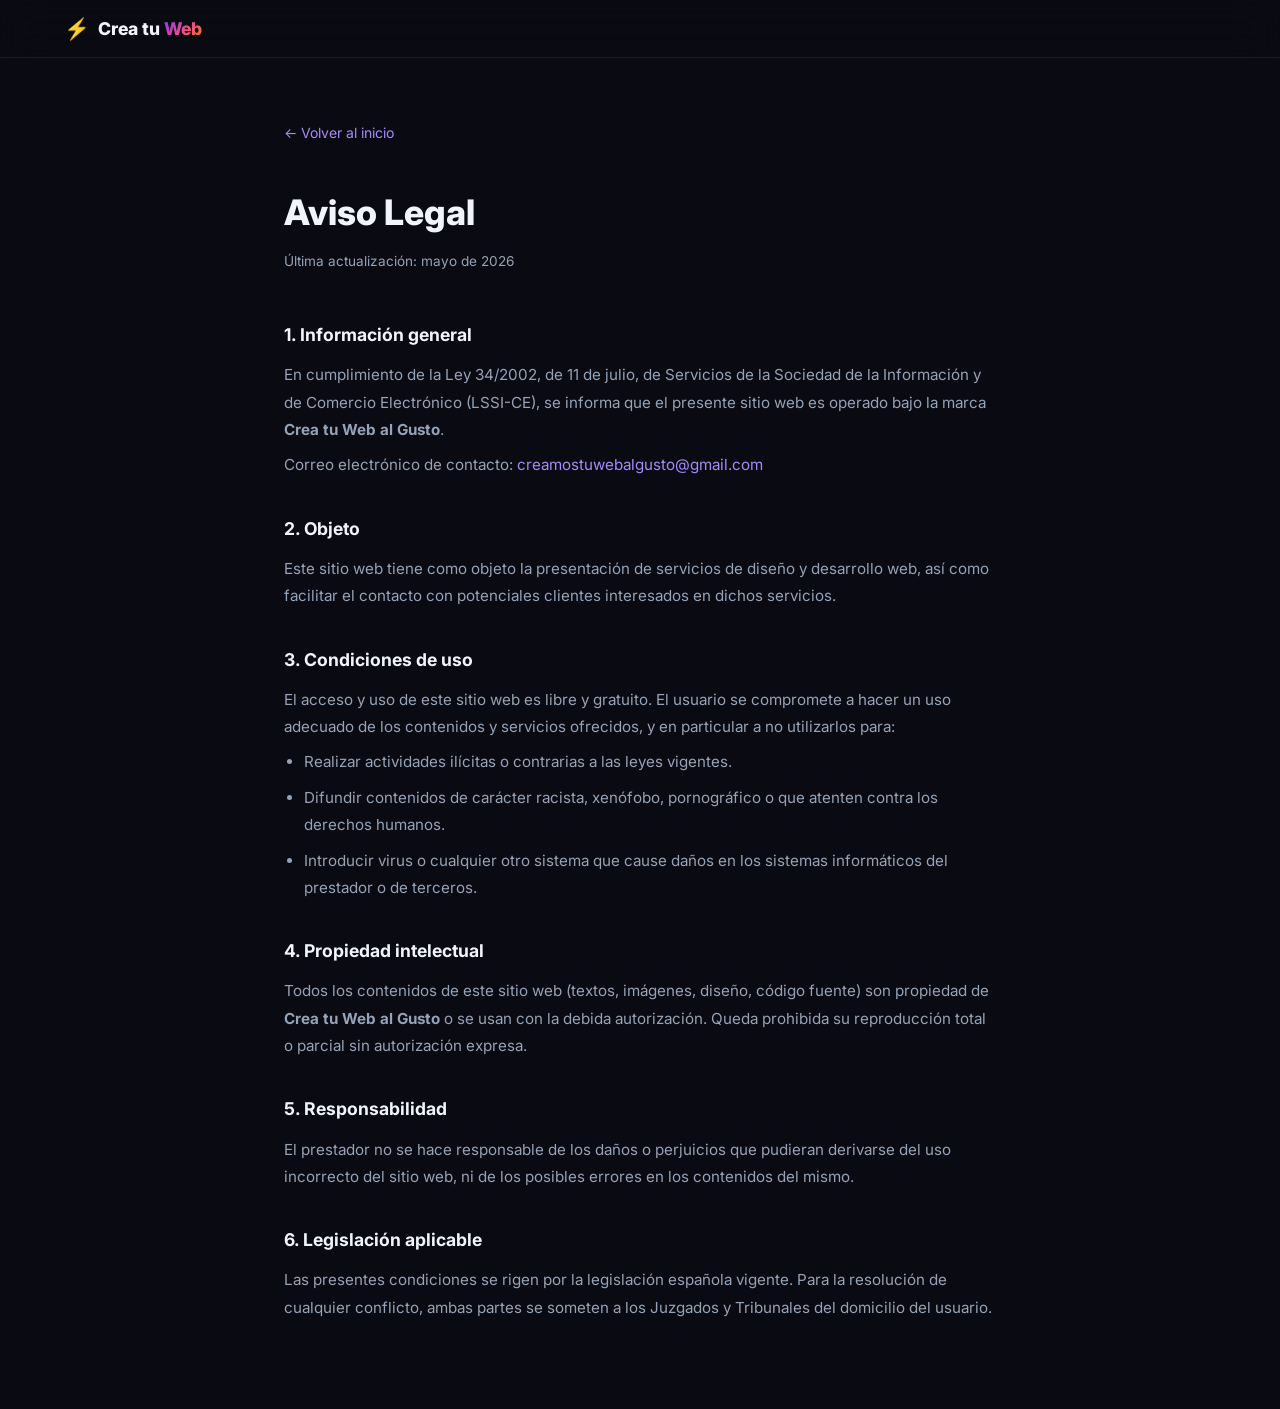
<file: legal.html>
<!DOCTYPE html>
<html lang="es">
<head>
  <meta charset="UTF-8" />
  <meta name="viewport" content="width=device-width, initial-scale=1.0" />
  <title>Aviso Legal | Crea tu Web al Gusto</title>
  <link rel="preconnect" href="https://fonts.googleapis.com" />
  <link rel="preconnect" href="https://fonts.gstatic.com" crossorigin />
  <link href="https://fonts.googleapis.com/css2?family=Inter:wght@400;500;600;700;800;900&display=swap" rel="stylesheet" />
  <link rel="stylesheet" href="styles.css" />
  <style>
    .legal-page { max-width: 760px; margin: 0 auto; padding: 120px 24px 80px; }
    .legal-page h1 { font-size: 2.2rem; font-weight: 800; margin-bottom: 8px; }
    .legal-page .updated { font-size: 0.85rem; color: var(--muted); margin-bottom: 48px; }
    .legal-page h2 { font-size: 1.1rem; font-weight: 700; margin: 36px 0 12px; }
    .legal-page p, .legal-page li { font-size: 0.95rem; color: var(--muted); line-height: 1.8; margin-bottom: 8px; }
    .legal-page ul { padding-left: 20px; }
    .legal-page a { color: #A78BFA; text-decoration: none; }
    .legal-page a:hover { text-decoration: underline; }
    .back-link { display: inline-flex; align-items: center; gap: 8px; color: var(--muted); font-size: 0.875rem; text-decoration: none; margin-bottom: 40px; transition: color 0.2s; }
    .back-link:hover { color: var(--text); }
  </style>
</head>
<body>
  <nav class="navbar scrolled">
    <div class="nav-container">
      <a href="index.html" class="logo">
        <span class="logo-icon">⚡</span>
        <span>Crea tu <span class="gradient-text">Web</span></span>
      </a>
    </div>
  </nav>

  <div class="legal-page">
    <a href="index.html" class="back-link">← Volver al inicio</a>
    <h1>Aviso Legal</h1>
    <p class="updated">Última actualización: mayo de 2026</p>

    <h2>1. Información general</h2>
    <p>En cumplimiento de la Ley 34/2002, de 11 de julio, de Servicios de la Sociedad de la Información y de Comercio Electrónico (LSSI-CE), se informa que el presente sitio web es operado bajo la marca <strong>Crea tu Web al Gusto</strong>.</p>
    <p>Correo electrónico de contacto: <a href="mailto:creamostuwebalgusto@gmail.com">creamostuwebalgusto@gmail.com</a></p>

    <h2>2. Objeto</h2>
    <p>Este sitio web tiene como objeto la presentación de servicios de diseño y desarrollo web, así como facilitar el contacto con potenciales clientes interesados en dichos servicios.</p>

    <h2>3. Condiciones de uso</h2>
    <p>El acceso y uso de este sitio web es libre y gratuito. El usuario se compromete a hacer un uso adecuado de los contenidos y servicios ofrecidos, y en particular a no utilizarlos para:</p>
    <ul>
      <li>Realizar actividades ilícitas o contrarias a las leyes vigentes.</li>
      <li>Difundir contenidos de carácter racista, xenófobo, pornográfico o que atenten contra los derechos humanos.</li>
      <li>Introducir virus o cualquier otro sistema que cause daños en los sistemas informáticos del prestador o de terceros.</li>
    </ul>

    <h2>4. Propiedad intelectual</h2>
    <p>Todos los contenidos de este sitio web (textos, imágenes, diseño, código fuente) son propiedad de <strong>Crea tu Web al Gusto</strong> o se usan con la debida autorización. Queda prohibida su reproducción total o parcial sin autorización expresa.</p>

    <h2>5. Responsabilidad</h2>
    <p>El prestador no se hace responsable de los daños o perjuicios que pudieran derivarse del uso incorrecto del sitio web, ni de los posibles errores en los contenidos del mismo.</p>

    <h2>6. Legislación aplicable</h2>
    <p>Las presentes condiciones se rigen por la legislación española vigente. Para la resolución de cualquier conflicto, ambas partes se someten a los Juzgados y Tribunales del domicilio del usuario.</p>
  </div>
</body>
</html>
</file>
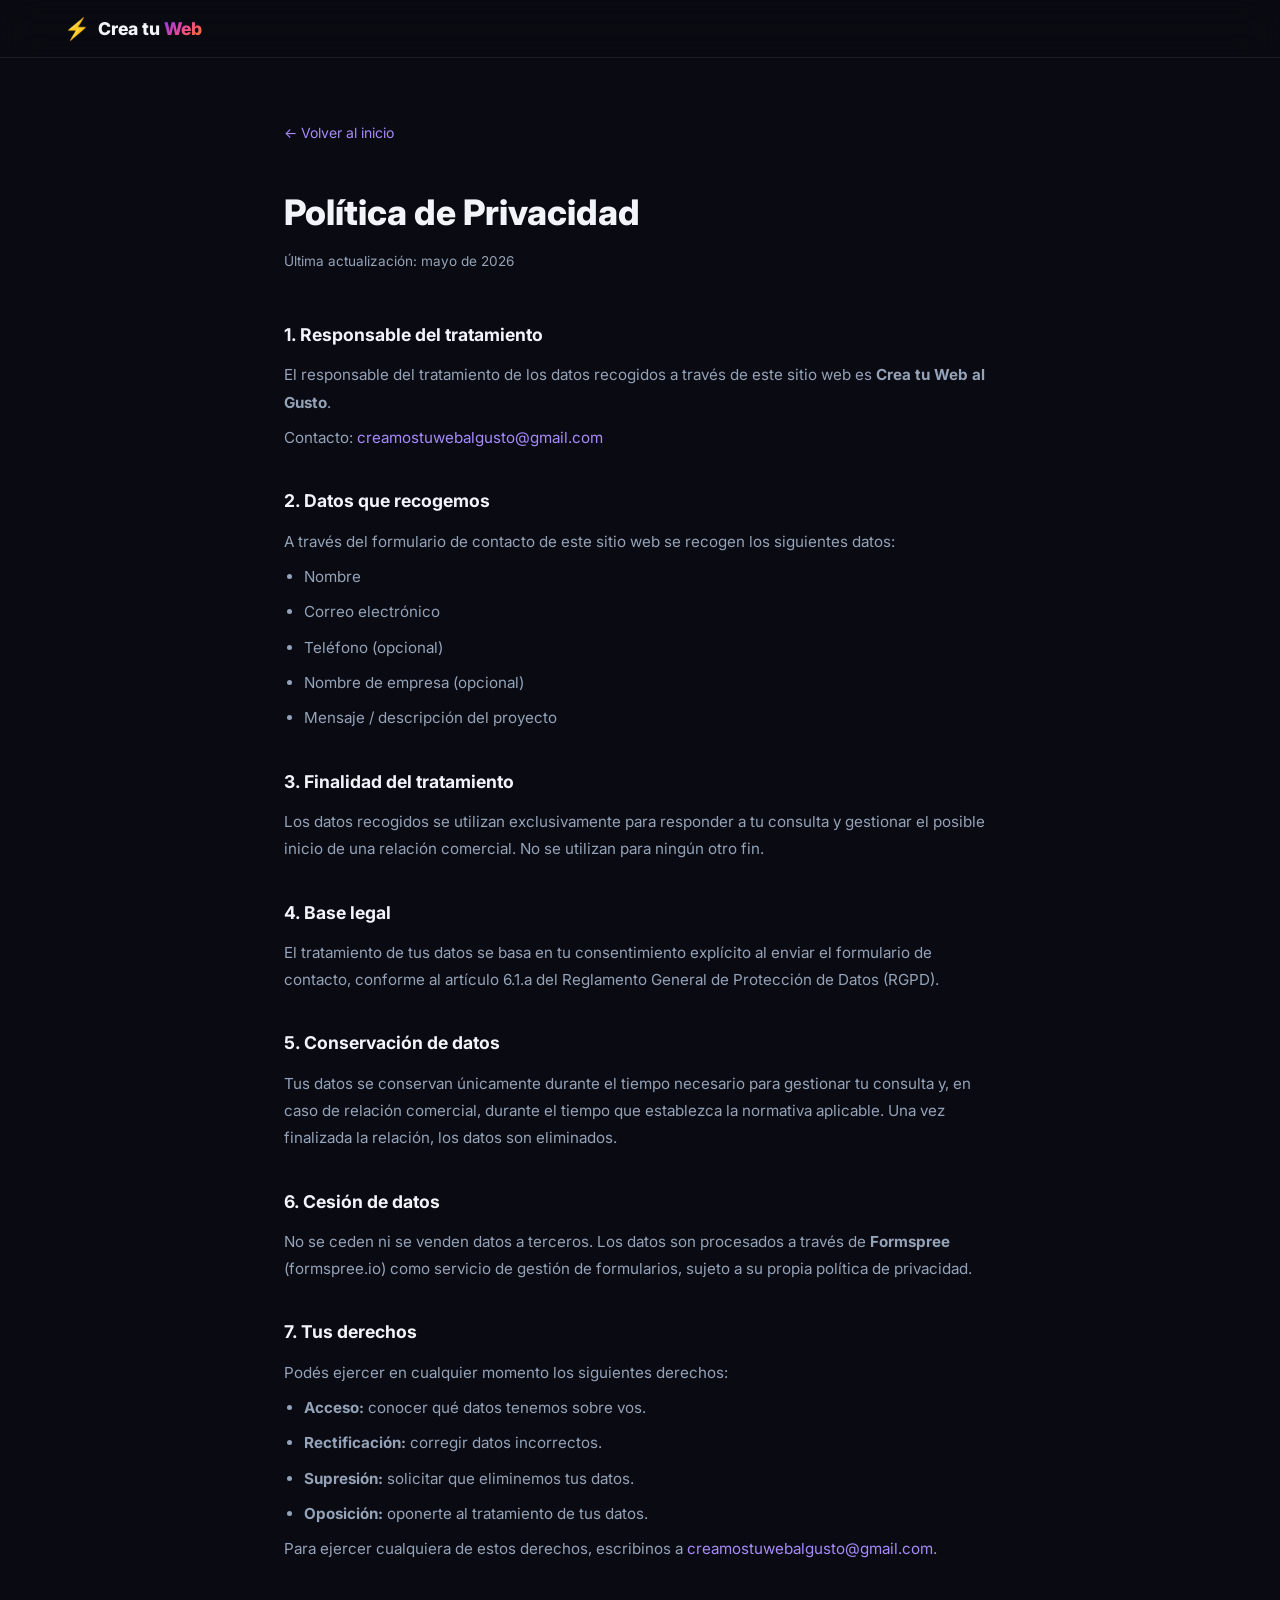
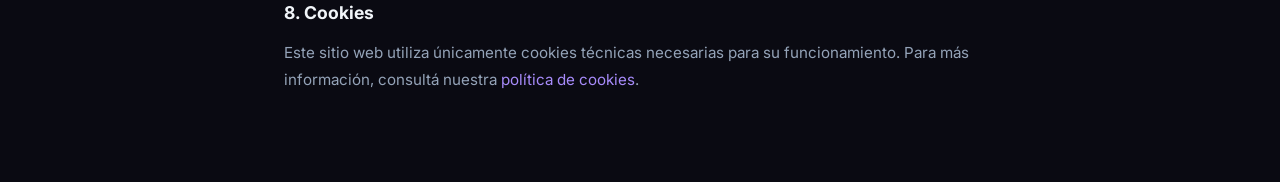
<file: privacidad.html>
<!DOCTYPE html>
<html lang="es">
<head>
  <meta charset="UTF-8" />
  <meta name="viewport" content="width=device-width, initial-scale=1.0" />
  <title>Política de Privacidad | Crea tu Web al Gusto</title>
  <link rel="preconnect" href="https://fonts.googleapis.com" />
  <link rel="preconnect" href="https://fonts.gstatic.com" crossorigin />
  <link href="https://fonts.googleapis.com/css2?family=Inter:wght@400;500;600;700;800;900&display=swap" rel="stylesheet" />
  <link rel="stylesheet" href="styles.css" />
  <style>
    .legal-page { max-width: 760px; margin: 0 auto; padding: 120px 24px 80px; }
    .legal-page h1 { font-size: 2.2rem; font-weight: 800; margin-bottom: 8px; }
    .legal-page .updated { font-size: 0.85rem; color: var(--muted); margin-bottom: 48px; }
    .legal-page h2 { font-size: 1.1rem; font-weight: 700; margin: 36px 0 12px; }
    .legal-page p, .legal-page li { font-size: 0.95rem; color: var(--muted); line-height: 1.8; margin-bottom: 8px; }
    .legal-page ul { padding-left: 20px; }
    .legal-page a { color: #A78BFA; text-decoration: none; }
    .legal-page a:hover { text-decoration: underline; }
    .back-link { display: inline-flex; align-items: center; gap: 8px; color: var(--muted); font-size: 0.875rem; text-decoration: none; margin-bottom: 40px; transition: color 0.2s; }
    .back-link:hover { color: var(--text); }
  </style>
</head>
<body>
  <nav class="navbar scrolled">
    <div class="nav-container">
      <a href="index.html" class="logo">
        <span class="logo-icon">⚡</span>
        <span>Crea tu <span class="gradient-text">Web</span></span>
      </a>
    </div>
  </nav>

  <div class="legal-page">
    <a href="index.html" class="back-link">← Volver al inicio</a>
    <h1>Política de Privacidad</h1>
    <p class="updated">Última actualización: mayo de 2026</p>

    <h2>1. Responsable del tratamiento</h2>
    <p>El responsable del tratamiento de los datos recogidos a través de este sitio web es <strong>Crea tu Web al Gusto</strong>.</p>
    <p>Contacto: <a href="mailto:creamostuwebalgusto@gmail.com">creamostuwebalgusto@gmail.com</a></p>

    <h2>2. Datos que recogemos</h2>
    <p>A través del formulario de contacto de este sitio web se recogen los siguientes datos:</p>
    <ul>
      <li>Nombre</li>
      <li>Correo electrónico</li>
      <li>Teléfono (opcional)</li>
      <li>Nombre de empresa (opcional)</li>
      <li>Mensaje / descripción del proyecto</li>
    </ul>

    <h2>3. Finalidad del tratamiento</h2>
    <p>Los datos recogidos se utilizan exclusivamente para responder a tu consulta y gestionar el posible inicio de una relación comercial. No se utilizan para ningún otro fin.</p>

    <h2>4. Base legal</h2>
    <p>El tratamiento de tus datos se basa en tu consentimiento explícito al enviar el formulario de contacto, conforme al artículo 6.1.a del Reglamento General de Protección de Datos (RGPD).</p>

    <h2>5. Conservación de datos</h2>
    <p>Tus datos se conservan únicamente durante el tiempo necesario para gestionar tu consulta y, en caso de relación comercial, durante el tiempo que establezca la normativa aplicable. Una vez finalizada la relación, los datos son eliminados.</p>

    <h2>6. Cesión de datos</h2>
    <p>No se ceden ni se venden datos a terceros. Los datos son procesados a través de <strong>Formspree</strong> (formspree.io) como servicio de gestión de formularios, sujeto a su propia política de privacidad.</p>

    <h2>7. Tus derechos</h2>
    <p>Podés ejercer en cualquier momento los siguientes derechos:</p>
    <ul>
      <li><strong>Acceso:</strong> conocer qué datos tenemos sobre vos.</li>
      <li><strong>Rectificación:</strong> corregir datos incorrectos.</li>
      <li><strong>Supresión:</strong> solicitar que eliminemos tus datos.</li>
      <li><strong>Oposición:</strong> oponerte al tratamiento de tus datos.</li>
    </ul>
    <p>Para ejercer cualquiera de estos derechos, escribinos a <a href="mailto:creamostuwebalgusto@gmail.com">creamostuwebalgusto@gmail.com</a>.</p>

    <h2>8. Cookies</h2>
    <p>Este sitio web utiliza únicamente cookies técnicas necesarias para su funcionamiento. Para más información, consultá nuestra <a href="legal.html">política de cookies</a>.</p>
  </div>
</body>
</html>
</file>
<file: styles.css>
/* ============================================
   RESET & BASE
   ============================================ */
*, *::before, *::after { box-sizing: border-box; margin: 0; padding: 0; }

:root {
  --purple: #7C3AED;
  --pink:   #EC4899;
  --orange: #F97316;
  --cyan:   #06B6D4;
  --green:  #10B981;
  --yellow: #F59E0B;
  --bg:     #0A0A12;
  --bg-alt: #0F0F1E;
  --card:   rgba(255,255,255,0.04);
  --border: rgba(255,255,255,0.08);
  --text:   #F1F5F9;
  --muted:  #94A3B8;
  --radius: 16px;
  --grad: linear-gradient(135deg, var(--purple), var(--pink), var(--orange));
}

html { scroll-behavior: smooth; }

body {
  font-family: 'Inter', sans-serif;
  background: var(--bg);
  color: var(--text);
  line-height: 1.6;
  overflow-x: hidden;
}

/* ============================================
   TYPOGRAPHY UTILS
   ============================================ */
.gradient-text {
  background: var(--grad);
  -webkit-background-clip: text;
  -webkit-text-fill-color: transparent;
  background-clip: text;
}

.animated-gradient {
  background-size: 200% auto;
  animation: gradientShift 3s linear infinite;
}

@keyframes gradientShift {
  0%   { background-position: 0% center; }
  100% { background-position: 200% center; }
}

/* ============================================
   LAYOUT
   ============================================ */
.container {
  max-width: 1200px;
  margin: 0 auto;
  padding: 0 24px;
}

.section { padding: 100px 0; }
.section-alt { background: var(--bg-alt); }

.section-header {
  text-align: center;
  max-width: 640px;
  margin: 0 auto 64px;
}

.section-tag {
  display: inline-block;
  font-size: 0.8rem;
  font-weight: 600;
  letter-spacing: 0.12em;
  text-transform: uppercase;
  background: var(--grad);
  -webkit-background-clip: text;
  -webkit-text-fill-color: transparent;
  background-clip: text;
  margin-bottom: 12px;
}

.section-title {
  font-size: clamp(2rem, 4vw, 2.75rem);
  font-weight: 800;
  line-height: 1.2;
  margin-bottom: 16px;
}

.section-desc {
  color: var(--muted);
  font-size: 1.05rem;
}

/* ============================================
   BUTTONS
   ============================================ */
.btn {
  display: inline-flex;
  align-items: center;
  gap: 8px;
  padding: 12px 24px;
  border-radius: 10px;
  font-size: 0.95rem;
  font-weight: 600;
  cursor: pointer;
  text-decoration: none;
  transition: all 0.25s ease;
  border: none;
  font-family: inherit;
}

.btn-primary {
  background: var(--grad);
  color: #fff;
  background-size: 200% auto;
}
.btn-primary:hover {
  background-position: right center;
  transform: translateY(-2px);
  box-shadow: 0 8px 30px rgba(124, 58, 237, 0.4);
}

.btn-ghost {
  background: transparent;
  color: var(--text);
  border: 1px solid var(--border);
}
.btn-ghost:hover {
  border-color: rgba(255,255,255,0.2);
  background: rgba(255,255,255,0.05);
}

.btn-lg { padding: 16px 32px; font-size: 1rem; border-radius: 12px; }
.btn-full { width: 100%; justify-content: center; }

.btn-icon { width: 18px; height: 18px; flex-shrink: 0; }

/* ============================================
   NAVBAR
   ============================================ */
.navbar {
  position: fixed;
  top: 0; left: 0; right: 0;
  z-index: 1000;
  padding: 16px 0;
  transition: all 0.3s ease;
}

.navbar.scrolled {
  background: rgba(10,10,18,0.9);
  backdrop-filter: blur(20px);
  border-bottom: 1px solid var(--border);
  padding: 12px 0;
}

.nav-container {
  max-width: 1200px;
  margin: 0 auto;
  padding: 0 24px;
  display: flex;
  align-items: center;
  gap: 32px;
}

.logo {
  display: flex;
  align-items: center;
  gap: 8px;
  font-size: 1.1rem;
  font-weight: 800;
  color: var(--text);
  text-decoration: none;
  white-space: nowrap;
}

.logo-icon { font-size: 1.3rem; }

.nav-links {
  display: flex;
  list-style: none;
  gap: 8px;
  margin-left: auto;
}

.nav-links a {
  color: var(--muted);
  text-decoration: none;
  font-size: 0.9rem;
  font-weight: 500;
  padding: 8px 12px;
  border-radius: 8px;
  transition: all 0.2s;
}
.nav-links a:hover { color: var(--text); background: rgba(255,255,255,0.06); }

.nav-cta { margin-left: 8px; padding: 10px 20px; font-size: 0.85rem; }

.hamburger {
  display: none;
  flex-direction: column;
  gap: 5px;
  background: none;
  border: none;
  cursor: pointer;
  padding: 4px;
  margin-left: auto;
}
.hamburger span {
  display: block;
  width: 22px;
  height: 2px;
  background: var(--text);
  border-radius: 2px;
  transition: all 0.3s;
}

.nav-cta-mobile { display: none; }

/* ============================================
   HERO
   ============================================ */
.hero {
  position: relative;
  min-height: 100vh;
  display: flex;
  align-items: center;
  padding: 120px 0 80px;
  overflow: hidden;
}

.hero-bg {
  position: absolute;
  inset: 0;
  pointer-events: none;
}

.orb {
  position: absolute;
  border-radius: 50%;
  filter: blur(80px);
  opacity: 0.35;
}
.orb-1 { width: 600px; height: 600px; background: var(--purple); top: -200px; left: -200px; animation: float1 8s ease-in-out infinite; }
.orb-2 { width: 400px; height: 400px; background: var(--pink);   top: 100px;  right: -100px; animation: float2 10s ease-in-out infinite; }
.orb-3 { width: 300px; height: 300px; background: var(--orange); bottom: 0;   left: 40%;    animation: float3 7s ease-in-out infinite; }

@keyframes float1 { 0%,100%{transform:translateY(0) scale(1)} 50%{transform:translateY(-30px) scale(1.05)} }
@keyframes float2 { 0%,100%{transform:translateY(0) rotate(0deg)} 50%{transform:translateY(20px) rotate(10deg)} }
@keyframes float3 { 0%,100%{transform:translateX(0)} 50%{transform:translateX(30px)} }

.grid-overlay {
  position: absolute;
  inset: 0;
  background-image: linear-gradient(rgba(255,255,255,0.03) 1px, transparent 1px),
                    linear-gradient(90deg, rgba(255,255,255,0.03) 1px, transparent 1px);
  background-size: 60px 60px;
}

.hero-content {
  position: relative;
  z-index: 1;
  text-align: center;
  max-width: 800px;
  margin: 0 auto;
}

.hero-badge {
  display: inline-flex;
  align-items: center;
  gap: 8px;
  background: rgba(255,255,255,0.05);
  border: 1px solid var(--border);
  padding: 8px 16px;
  border-radius: 100px;
  font-size: 0.85rem;
  color: var(--muted);
  margin-bottom: 28px;
}

.badge-dot {
  width: 8px; height: 8px;
  border-radius: 50%;
  background: var(--green);
  animation: pulse 2s ease-in-out infinite;
}

@keyframes pulse {
  0%,100% { box-shadow: 0 0 0 0 rgba(16,185,129,0.5); }
  50%      { box-shadow: 0 0 0 6px rgba(16,185,129,0); }
}

.hero-title {
  font-size: clamp(2.5rem, 6vw, 4.5rem);
  font-weight: 900;
  line-height: 1.1;
  margin-bottom: 24px;
  letter-spacing: -0.02em;
}

.hero-subtitle {
  font-size: clamp(1rem, 2vw, 1.2rem);
  color: var(--muted);
  max-width: 600px;
  margin: 0 auto 40px;
}

.hero-actions {
  display: flex;
  align-items: center;
  justify-content: center;
  gap: 16px;
  flex-wrap: wrap;
  margin-bottom: 56px;
}

.hero-stats {
  display: flex;
  align-items: center;
  justify-content: center;
  gap: 32px;
  flex-wrap: wrap;
}

.stat { text-align: center; }
.stat-number {
  display: block;
  font-size: 1.8rem;
  font-weight: 800;
  background: var(--grad);
  -webkit-background-clip: text;
  -webkit-text-fill-color: transparent;
  background-clip: text;
}
.stat-label { font-size: 0.8rem; color: var(--muted); }
.stat-divider { width: 1px; height: 40px; background: var(--border); }

.hero-scroll {
  position: absolute;
  bottom: 32px;
  left: 50%;
  transform: translateX(-50%);
}
.scroll-indicator {
  width: 24px; height: 40px;
  border: 2px solid rgba(255,255,255,0.15);
  border-radius: 12px;
  position: relative;
}
.scroll-indicator::after {
  content: '';
  position: absolute;
  top: 6px; left: 50%;
  transform: translateX(-50%);
  width: 4px; height: 8px;
  background: rgba(255,255,255,0.4);
  border-radius: 2px;
  animation: scrollDown 2s ease-in-out infinite;
}
@keyframes scrollDown { 0%,100%{opacity:1;top:6px} 50%{opacity:0;top:16px} }

/* ============================================
   SERVICES
   ============================================ */
.services-grid {
  display: grid;
  grid-template-columns: repeat(2, 1fr);
  gap: 24px;
}

.service-card {
  background: var(--card);
  border: 1px solid var(--border);
  border-radius: var(--radius);
  padding: 32px;
  position: relative;
  transition: all 0.3s ease;
  overflow: hidden;
}

.service-card::before {
  content: '';
  position: absolute;
  inset: 0;
  opacity: 0;
  transition: opacity 0.3s;
  background: linear-gradient(135deg, rgba(124,58,237,0.06), rgba(236,72,153,0.04));
}

.service-card:hover { transform: translateY(-6px); border-color: rgba(124,58,237,0.3); }
.service-card:hover::before { opacity: 1; }

.service-card.featured {
  border-color: rgba(124,58,237,0.3);
  background: linear-gradient(135deg, rgba(124,58,237,0.08), rgba(236,72,153,0.05));
}

.service-icon-wrap {
  width: 52px; height: 52px;
  border-radius: 12px;
  display: flex;
  align-items: center;
  justify-content: center;
  margin-bottom: 20px;
}
.service-icon-wrap svg { width: 26px; height: 26px; }

.icon-purple { background: rgba(124,58,237,0.15); color: #A78BFA; }
.icon-pink   { background: rgba(236,72,153,0.15);  color: #F9A8D4; }
.icon-orange { background: rgba(249,115,22,0.15);  color: #FDBA74; }
.icon-cyan   { background: rgba(6,182,212,0.15);   color: #67E8F9; }
.icon-green  { background: rgba(16,185,129,0.15);  color: #6EE7B7; }
.icon-yellow { background: rgba(245,158,11,0.15);  color: #FCD34D; }

.service-card h3 { font-size: 1.15rem; font-weight: 700; margin-bottom: 10px; }
.service-card p  { font-size: 0.9rem; color: var(--muted); margin-bottom: 20px; line-height: 1.6; }

.service-features {
  list-style: none;
  display: flex;
  flex-direction: column;
  gap: 6px;
}
.service-features li {
  font-size: 0.82rem;
  color: var(--muted);
  padding-left: 16px;
  position: relative;
}
.service-features li::before {
  content: '✓';
  position: absolute;
  left: 0;
  color: var(--green);
  font-weight: 700;
}

.service-badge {
  display: inline-block;
  margin-top: 16px;
  padding: 4px 12px;
  background: var(--grad);
  border-radius: 100px;
  font-size: 0.72rem;
  font-weight: 700;
  color: #fff;
}

/* ============================================
   WHY ME
   ============================================ */
.why-grid {
  display: grid;
  grid-template-columns: 1fr 1fr;
  gap: 64px;
  align-items: center;
}

.why-desc { color: var(--muted); font-size: 1rem; margin-bottom: 32px; }

.why-list { display: flex; flex-direction: column; gap: 24px; }
.why-item {
  display: flex;
  gap: 16px;
  align-items: flex-start;
}
.why-icon { font-size: 1.5rem; flex-shrink: 0; margin-top: 2px; }
.why-item strong { display: block; font-size: 0.95rem; margin-bottom: 4px; }
.why-item p { font-size: 0.875rem; color: var(--muted); }

/* Code card */
.why-visual { position: relative; }

.code-card {
  background: #0D1117;
  border: 1px solid rgba(255,255,255,0.1);
  border-radius: var(--radius);
  overflow: hidden;
  box-shadow: 0 40px 80px rgba(0,0,0,0.5);
}

.code-header {
  display: flex;
  align-items: center;
  gap: 6px;
  padding: 12px 16px;
  background: #161B22;
  border-bottom: 1px solid rgba(255,255,255,0.06);
}
.dot { width: 12px; height: 12px; border-radius: 50%; }
.dot.red    { background: #FF5F57; }
.dot.yellow { background: #FEBC2E; }
.dot.green  { background: #28C840; }
.code-title { font-size: 0.8rem; color: var(--muted); margin-left: 8px; }

.code-body {
  padding: 24px;
  overflow: auto;
}

.code-body code {
  font-family: 'Courier New', monospace;
  font-size: 0.85rem;
  line-height: 1.8;
  white-space: pre;
}

.c-purple { color: #C084FC; }
.c-blue   { color: #60A5FA; }
.c-green  { color: #86EFAC; }
.c-yellow { color: #FDE047; }
.c-comment{ color: #4B5563; font-style: italic; }

.floating-tags {
  position: absolute;
  bottom: -20px;
  right: -20px;
  display: flex;
  flex-wrap: wrap;
  gap: 8px;
  max-width: 200px;
}

.ftag {
  padding: 6px 14px;
  border-radius: 100px;
  font-size: 0.78rem;
  font-weight: 600;
  border: 1px solid var(--border);
  animation: floatTag 4s ease-in-out infinite;
}

.ftag-1 { background: rgba(124,58,237,0.15); border-color: rgba(124,58,237,0.3); animation-delay: 0s; }
.ftag-2 { background: rgba(6,182,212,0.15);  border-color: rgba(6,182,212,0.3);  animation-delay: 0.5s; }
.ftag-3 { background: rgba(236,72,153,0.15); border-color: rgba(236,72,153,0.3); animation-delay: 1s; }
.ftag-4 { background: rgba(16,185,129,0.15); border-color: rgba(16,185,129,0.3); animation-delay: 1.5s; }

@keyframes floatTag { 0%,100%{transform:translateY(0)} 50%{transform:translateY(-6px)} }

/* ============================================
   CONTACT
   ============================================ */
.hero-price {
  margin-top: 24px;
}

.price-tag {
  display: inline-flex;
  align-items: center;
  gap: 8px;
  background: rgba(255,255,255,0.06);
  border: 1px solid rgba(255,255,255,0.12);
  padding: 10px 20px;
  border-radius: 100px;
  font-size: 0.95rem;
  font-weight: 700;
  color: var(--text);
}

.price-tag svg { color: #FDBA74; flex-shrink: 0; }

.contact-wrapper {
  max-width: 680px;
  margin: 0 auto;
}

.contact-info h3 { font-size: 1.2rem; margin-bottom: 24px; }

.contact-methods { display: flex; flex-direction: column; gap: 16px; margin-bottom: 28px; }

.contact-method {
  display: flex;
  align-items: center;
  gap: 16px;
  padding: 16px;
  background: var(--card);
  border: 1px solid var(--border);
  border-radius: 12px;
  text-decoration: none;
  color: var(--text);
  transition: all 0.2s;
}
.contact-method:hover { border-color: rgba(124,58,237,0.3); transform: translateX(4px); }

.cm-icon {
  width: 42px; height: 42px;
  border-radius: 10px;
  background: rgba(124,58,237,0.15);
  display: flex; align-items: center; justify-content: center;
  flex-shrink: 0;
  color: #A78BFA;
}
.cm-icon svg { width: 20px; height: 20px; }
.cm-icon-green { background: rgba(16,185,129,0.15); color: #6EE7B7; }

.cm-label { display: block; font-size: 0.75rem; color: var(--muted); }
.cm-value { font-size: 0.9rem; font-weight: 500; }

.contact-availability {
  display: flex;
  align-items: center;
  gap: 8px;
  font-size: 0.85rem;
  color: var(--muted);
}
.avail-dot { width: 8px; height: 8px; border-radius: 50%; background: var(--green); animation: pulse 2s ease-in-out infinite; }

/* Form */
.contact-form-box {
  background: var(--card);
  border: 1px solid rgba(124,58,237,0.25);
  border-radius: 20px;
  padding: 40px;
  box-shadow: 0 0 60px rgba(124,58,237,0.08);
}

.contact-form { display: flex; flex-direction: column; gap: 20px; }

.form-row { display: grid; grid-template-columns: 1fr 1fr; gap: 20px; }

.form-group { display: flex; flex-direction: column; gap: 8px; }

.form-group label { font-size: 0.85rem; font-weight: 500; color: var(--text); }

.form-group input,
.form-group select,
.form-group textarea {
  background: var(--card);
  border: 1px solid var(--border);
  border-radius: 10px;
  padding: 12px 16px;
  color: var(--text);
  font-family: inherit;
  font-size: 0.9rem;
  transition: all 0.2s;
  outline: none;
  resize: vertical;
}

.form-group input::placeholder,
.form-group textarea::placeholder { color: rgba(148,163,184,0.4); }

.form-group input:focus,
.form-group select:focus,
.form-group textarea:focus {
  border-color: var(--purple);
  box-shadow: 0 0 0 3px rgba(124,58,237,0.15);
}

.form-group select option { background: #1a1a2e; }

.form-note { font-size: 0.78rem; color: var(--muted); text-align: center; }

.form-success {
  display: none;
  text-align: center;
  padding: 24px;
  background: rgba(16,185,129,0.08);
  border: 1px solid rgba(16,185,129,0.2);
  border-radius: 12px;
}
.form-success.visible { display: block; }
.success-icon { font-size: 2rem; margin-bottom: 8px; }
.form-success strong { display: block; margin-bottom: 4px; }
.form-success p { font-size: 0.875rem; color: var(--muted); }

/* ============================================
   PORTFOLIO
   ============================================ */
.portfolio-grid {
  display: grid;
  grid-template-columns: repeat(3, 1fr);
  gap: 28px;
}

.portfolio-card {
  background: var(--card);
  border: 1px solid var(--border);
  border-radius: var(--radius);
  overflow: hidden;
  transition: all 0.3s ease;
  display: flex;
  flex-direction: column;
}

.portfolio-card:hover {
  transform: translateY(-6px);
  border-color: rgba(124,58,237,0.3);
}

.portfolio-preview {
  position: relative;
  height: 220px;
  overflow: hidden;
  background: #0D1117;
}

.portfolio-browser {
  width: 100%;
  height: 100%;
  display: flex;
  flex-direction: column;
}

.browser-bar {
  display: flex;
  align-items: center;
  gap: 6px;
  padding: 8px 12px;
  background: #161B22;
  border-bottom: 1px solid rgba(255,255,255,0.06);
  flex-shrink: 0;
}

.browser-dot {
  width: 10px; height: 10px;
  border-radius: 50%;
  background: rgba(255,255,255,0.15);
}

.browser-url {
  font-size: 0.7rem;
  color: var(--muted);
  margin-left: 6px;
  font-family: monospace;
}

.portfolio-browser iframe {
  width: 200%;
  height: 200%;
  border: none;
  transform: scale(0.5);
  transform-origin: top left;
  pointer-events: none;
}

.portfolio-info {
  display: flex;
  align-items: center;
  gap: 14px;
  padding: 20px 24px 16px;
}

.portfolio-emoji { font-size: 1.8rem; flex-shrink: 0; }
.portfolio-info h3 { font-size: 1rem; font-weight: 700; margin-bottom: 4px; }
.portfolio-info p  { font-size: 0.82rem; color: var(--muted); }

.portfolio-btn {
  margin: 0 24px 24px;
  justify-content: center;
}

/* ============================================
   CÓMO TRABAJO
   ============================================ */
.steps-grid {
  display: grid;
  grid-template-columns: repeat(4, 1fr);
  gap: 24px;
  position: relative;
}

.steps-grid::before {
  content: '';
  position: absolute;
  top: 52px;
  left: calc(12.5% + 26px);
  right: calc(12.5% + 26px);
  height: 2px;
  background: linear-gradient(90deg, var(--purple), var(--pink), var(--orange));
  opacity: 0.3;
  z-index: 0;
}

.step-card {
  background: var(--card);
  border: 1px solid var(--border);
  border-radius: var(--radius);
  padding: 32px 24px;
  text-align: center;
  position: relative;
  z-index: 1;
  transition: all 0.3s ease;
}

.step-card:hover {
  transform: translateY(-6px);
  border-color: rgba(124,58,237,0.3);
}

.step-number {
  font-size: 0.75rem;
  font-weight: 800;
  letter-spacing: 0.1em;
  background: var(--grad);
  -webkit-background-clip: text;
  -webkit-text-fill-color: transparent;
  background-clip: text;
  margin-bottom: 12px;
}

.step-icon {
  font-size: 2rem;
  margin-bottom: 16px;
  display: block;
}

.step-card h3 {
  font-size: 1rem;
  font-weight: 700;
  margin-bottom: 10px;
}

.step-card p {
  font-size: 0.875rem;
  color: var(--muted);
  line-height: 1.6;
}

/* ============================================
   CONTRATACIÓN / PAGO
   ============================================ */
.payment-grid {
  display: flex;
  align-items: center;
  justify-content: center;
  gap: 32px;
  margin-bottom: 48px;
}

.payment-step {
  background: var(--card);
  border: 1px solid var(--border);
  border-radius: var(--radius);
  padding: 40px 48px;
  text-align: center;
  flex: 1;
  max-width: 340px;
  transition: all 0.3s ease;
}

.payment-step:hover {
  transform: translateY(-4px);
  border-color: rgba(124,58,237,0.3);
}

.payment-number {
  font-size: 3.5rem;
  font-weight: 900;
  line-height: 1;
  margin-bottom: 12px;
}

.payment-step h3 {
  font-size: 1.1rem;
  font-weight: 700;
  margin-bottom: 10px;
}

.payment-step p {
  font-size: 0.875rem;
  color: var(--muted);
  line-height: 1.6;
}

.payment-arrow {
  font-size: 2rem;
  color: var(--muted);
  flex-shrink: 0;
}

.payment-methods {
  text-align: center;
}

.payment-methods-title {
  font-size: 0.85rem;
  color: var(--muted);
  margin-bottom: 16px;
  font-weight: 500;
}

.payment-badges {
  display: flex;
  justify-content: center;
  gap: 12px;
  flex-wrap: wrap;
}

.pay-badge {
  background: var(--card);
  border: 1px solid var(--border);
  border-radius: 100px;
  padding: 8px 20px;
  font-size: 0.875rem;
  font-weight: 600;
}

/* ============================================
   MANTENIMIENTO
   ============================================ */
.mant-card {
  display: grid;
  grid-template-columns: 1fr 380px;
  gap: 64px;
  align-items: center;
  background: var(--card);
  border: 1px solid var(--border);
  border-radius: 24px;
  padding: 56px;
}

.mant-tag {
  display: inline-block;
  font-size: 0.75rem;
  font-weight: 700;
  letter-spacing: 0.1em;
  text-transform: uppercase;
  background: var(--grad);
  -webkit-background-clip: text;
  -webkit-text-fill-color: transparent;
  background-clip: text;
  margin-bottom: 16px;
}

.mant-title {
  font-size: clamp(1.6rem, 3vw, 2.2rem);
  font-weight: 800;
  line-height: 1.2;
  margin-bottom: 16px;
}

.mant-desc {
  color: var(--muted);
  font-size: 0.95rem;
  margin-bottom: 32px;
  line-height: 1.7;
}

.mant-list {
  list-style: none;
  display: flex;
  flex-direction: column;
  gap: 20px;
  margin-bottom: 36px;
}

.mant-list li {
  display: flex;
  gap: 14px;
  align-items: flex-start;
}

.mant-check {
  width: 22px; height: 22px;
  background: rgba(16,185,129,0.15);
  color: var(--green);
  border-radius: 6px;
  display: flex; align-items: center; justify-content: center;
  font-size: 0.75rem;
  font-weight: 700;
  flex-shrink: 0;
  margin-top: 2px;
}

.mant-list strong { display: block; font-size: 0.9rem; margin-bottom: 2px; }
.mant-list p { font-size: 0.82rem; color: var(--muted); }

.mant-price-card {
  background: linear-gradient(135deg, rgba(124,58,237,0.12), rgba(236,72,153,0.08));
  border: 1px solid rgba(124,58,237,0.25);
  border-radius: 20px;
  padding: 36px 32px;
  text-align: center;
}

.mant-price-label {
  font-size: 0.8rem;
  font-weight: 600;
  color: var(--muted);
  text-transform: uppercase;
  letter-spacing: 0.08em;
  margin-bottom: 16px;
}

.mant-price {
  display: flex;
  align-items: baseline;
  justify-content: center;
  gap: 4px;
  margin-bottom: 12px;
}

.mant-price-from { font-size: 0.9rem; color: var(--muted); }
.mant-price-num  { font-size: 3.5rem; font-weight: 900; line-height: 1; }
.mant-price-period { font-size: 1rem; color: var(--muted); }

.mant-price-note {
  font-size: 0.78rem;
  color: var(--muted);
  margin-bottom: 24px;
}

.mant-divider {
  height: 1px;
  background: rgba(255,255,255,0.08);
  margin-bottom: 24px;
}

.mant-included {
  list-style: none;
  display: flex;
  flex-direction: column;
  gap: 10px;
  text-align: left;
}

.mant-included li {
  display: flex;
  align-items: center;
  gap: 10px;
  font-size: 0.875rem;
  font-weight: 500;
}

.mant-included li span {
  color: var(--green);
  font-weight: 700;
}

/* ============================================
   TECNOLOGÍAS
   ============================================ */
.tech-grid {
  display: grid;
  grid-template-columns: repeat(4, 1fr);
  gap: 16px;
}

.tech-card {
  background: var(--card);
  border: 1px solid var(--border);
  border-radius: var(--radius);
  padding: 28px 20px;
  display: flex;
  flex-direction: column;
  align-items: center;
  gap: 14px;
  transition: all 0.3s ease;
  cursor: default;
}

.tech-card:hover {
  transform: translateY(-4px);
  border-color: rgba(255,255,255,0.15);
}

.tech-card-claude {
  border-color: rgba(124,58,237,0.25);
  background: linear-gradient(135deg, rgba(124,58,237,0.07), rgba(236,72,153,0.04));
}

.tech-logo {
  width: 48px; height: 48px;
  border-radius: 12px;
  display: flex; align-items: center; justify-content: center;
}
.tech-logo svg { width: 28px; height: 28px; }

.tech-html    { background: rgba(228,77,38,0.15);   color: #F16529; }
.tech-css     { background: rgba(38,77,228,0.15);   color: #2965F1; }
.tech-js      { background: rgba(247,223,30,0.15);  color: #F7DF1E; }
.tech-react   { background: rgba(97,218,251,0.15);  color: #61DAFB; }
.tech-next    { background: rgba(255,255,255,0.08); color: #fff; }
.tech-tailwind{ background: rgba(6,182,212,0.15);   color: #06B6D4; }
.tech-node    { background: rgba(104,160,99,0.15);  color: #68A063; }
.tech-claude  { background: rgba(124,58,237,0.15);  color: #A78BFA; }

.tech-card span {
  font-size: 0.85rem;
  font-weight: 600;
  color: var(--text);
}

/* ============================================
   COOKIE BANNER
   ============================================ */
.cookie-banner {
  position: fixed;
  bottom: 24px;
  left: 50%;
  transform: translateX(-50%);
  z-index: 9999;
  width: calc(100% - 48px);
  max-width: 760px;
  background: #1a1a2e;
  border: 1px solid rgba(255,255,255,0.12);
  border-radius: 16px;
  padding: 20px 24px;
  box-shadow: 0 24px 60px rgba(0,0,0,0.5);
  display: none;
  animation: slideUp 0.4s ease;
}

.cookie-banner.visible { display: block; }

@keyframes slideUp {
  from { opacity: 0; transform: translateX(-50%) translateY(20px); }
  to   { opacity: 1; transform: translateX(-50%) translateY(0); }
}

.cookie-content {
  display: flex;
  align-items: center;
  gap: 24px;
  flex-wrap: wrap;
}

.cookie-content p {
  flex: 1;
  font-size: 0.875rem;
  color: var(--muted);
  min-width: 200px;
}

.cookie-content a { color: #A78BFA; text-decoration: underline; }

.cookie-actions {
  display: flex;
  gap: 10px;
  flex-shrink: 0;
}

.cookie-actions .btn { padding: 10px 20px; font-size: 0.875rem; }

/* ============================================
   FOOTER
   ============================================ */
.footer { border-top: 1px solid var(--border); padding: 48px 0 24px; }

.footer-content {
  display: flex;
  align-items: flex-start;
  justify-content: space-between;
  gap: 32px;
  margin-bottom: 32px;
  flex-wrap: wrap;
}

.footer-brand .logo { margin-bottom: 12px; }
.footer-brand p { font-size: 0.875rem; color: var(--muted); max-width: 300px; }

.footer-links {
  display: flex;
  gap: 8px;
  flex-wrap: wrap;
  align-items: center;
}
.footer-links a {
  color: var(--muted);
  text-decoration: none;
  font-size: 0.875rem;
  padding: 8px 12px;
  border-radius: 8px;
  transition: all 0.2s;
}
.footer-links a:hover { color: var(--text); background: rgba(255,255,255,0.06); }

.footer-bottom {
  text-align: center;
  color: var(--muted);
  font-size: 0.8rem;
  border-top: 1px solid var(--border);
  padding-top: 24px;
}

/* ============================================
   RESPONSIVE
   ============================================ */
@media (max-width: 1024px) {
  .services-grid { grid-template-columns: repeat(2, 1fr); }
  .portfolio-grid { grid-template-columns: repeat(2, 1fr); }
  .why-grid { grid-template-columns: 1fr; gap: 48px; }
  .floating-tags { display: none; }
  .contact-wrapper { grid-template-columns: 1fr; }
  .steps-grid { grid-template-columns: repeat(2, 1fr); }
  .steps-grid::before { display: none; }
  .tech-grid { grid-template-columns: repeat(4, 1fr); }
  .mant-card { grid-template-columns: 1fr; gap: 40px; padding: 40px 32px; }
  .mant-price-card { max-width: 380px; margin: 0 auto; width: 100%; }
}

@media (max-width: 768px) {
  .section { padding: 72px 0; }
  .section-header { margin-bottom: 40px; }
  .hero { padding: 100px 0 60px; }
  .services-grid { grid-template-columns: 1fr; }
  .portfolio-grid { grid-template-columns: 1fr; }
  .steps-grid { grid-template-columns: repeat(2, 1fr); }
  .tech-grid { grid-template-columns: repeat(2, 1fr); }
  .mant-card { padding: 28px 16px; overflow: hidden; }
  /* Texto de la lista: el div flex-hijo necesita min-width:0 para envolver */
  .mant-list li > div { min-width: 0; overflow-wrap: break-word; word-break: break-word; }
  /* Precio: apilar verticalmente para que nunca desborde */
  .mant-price { flex-direction: column; align-items: center; gap: 2px; }
  .mant-price-num { font-size: 2.8rem; }
  .mant-price-card { padding: 24px 16px; max-width: 100%; width: 100%; }
  .nav-links, .nav-cta { display: none; }
  .hamburger { display: flex; }
  .nav-links.open {
    display: flex;
    flex-direction: column;
    position: fixed;
    top: 64px; left: 0; right: 0;
    background: rgba(10,10,18,0.97);
    backdrop-filter: blur(20px);
    padding: 24px;
    border-bottom: 1px solid var(--border);
    gap: 4px;
    z-index: 999;
  }
  .nav-links.open li a { display: block; padding: 12px 16px; font-size: 1rem; }
  .nav-links.open + .nav-cta { display: none; }
  .nav-links.open .nav-cta-mobile { display: block; margin-top: 8px; }
  .nav-links.open .nav-cta-mobile a { display: flex; width: 100%; justify-content: center; }
  .hero-subtitle br { display: none; }
  .form-row { grid-template-columns: 1fr; }
  .hero-stats { gap: 20px; }
  .stat-divider { display: none; }
  .footer-content { flex-direction: column; }

  /* Pago - apilar verticalmente en móvil */
  .payment-grid { flex-direction: column; gap: 16px; }
  .payment-step { max-width: 100%; width: 100%; padding: 28px 24px; }
  .payment-arrow { transform: rotate(90deg); }
  .payment-badges { flex-direction: column; align-items: center; }
}

@media (max-width: 480px) {
  .container { padding: 0 16px; }
  .section { padding: 56px 0; }
  .section-header { margin-bottom: 28px; }
  .hero { padding: 88px 0 48px; }
  .steps-grid { grid-template-columns: 1fr; }
  .hero-actions { flex-direction: column; align-items: stretch; }
  .hero-actions .btn { justify-content: center; }
  .service-card { padding: 24px 20px; }
  .tech-card { padding: 20px 14px; }
  .mant-card { padding: 20px 12px; }
  .mant-price-card { padding: 20px 14px; }
  .mant-price-num { font-size: 2.5rem; }
  .payment-number { font-size: 2.8rem; }
  .payment-step { padding: 24px 20px; }
}
</file>
